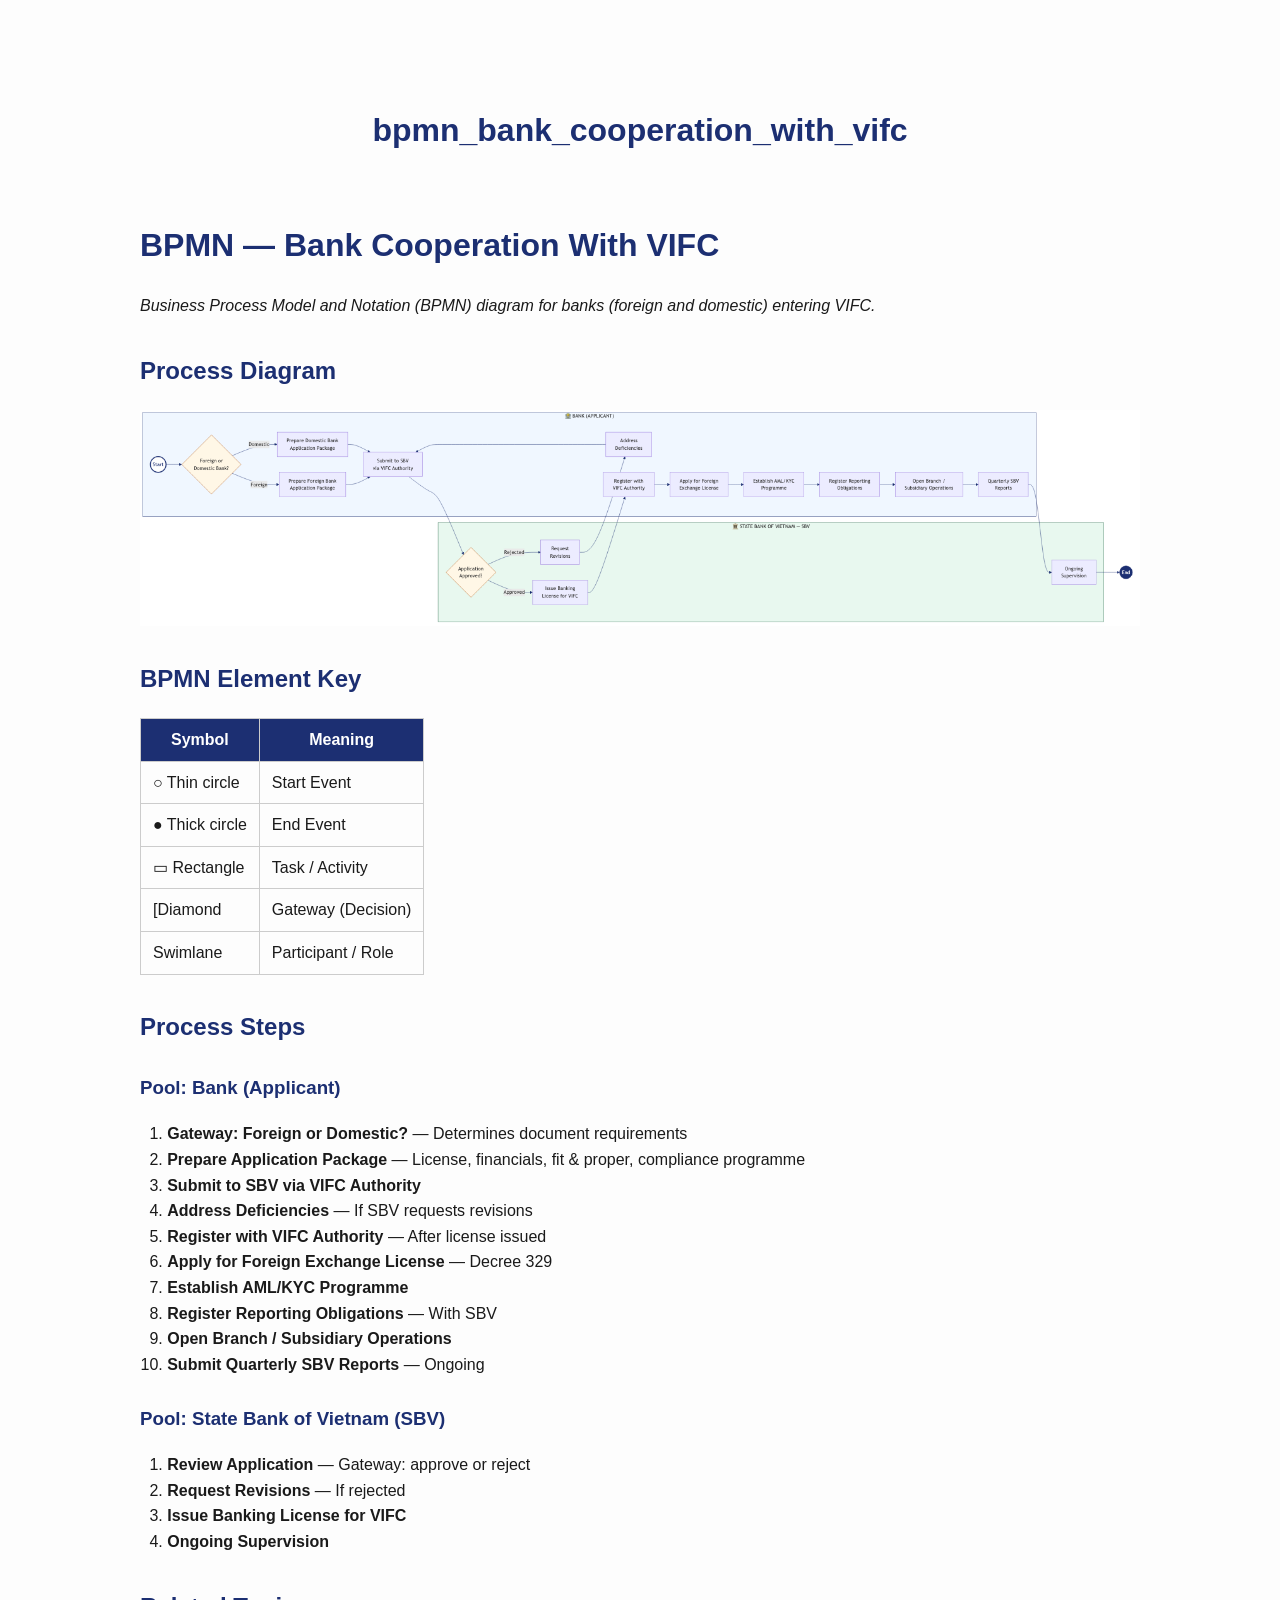
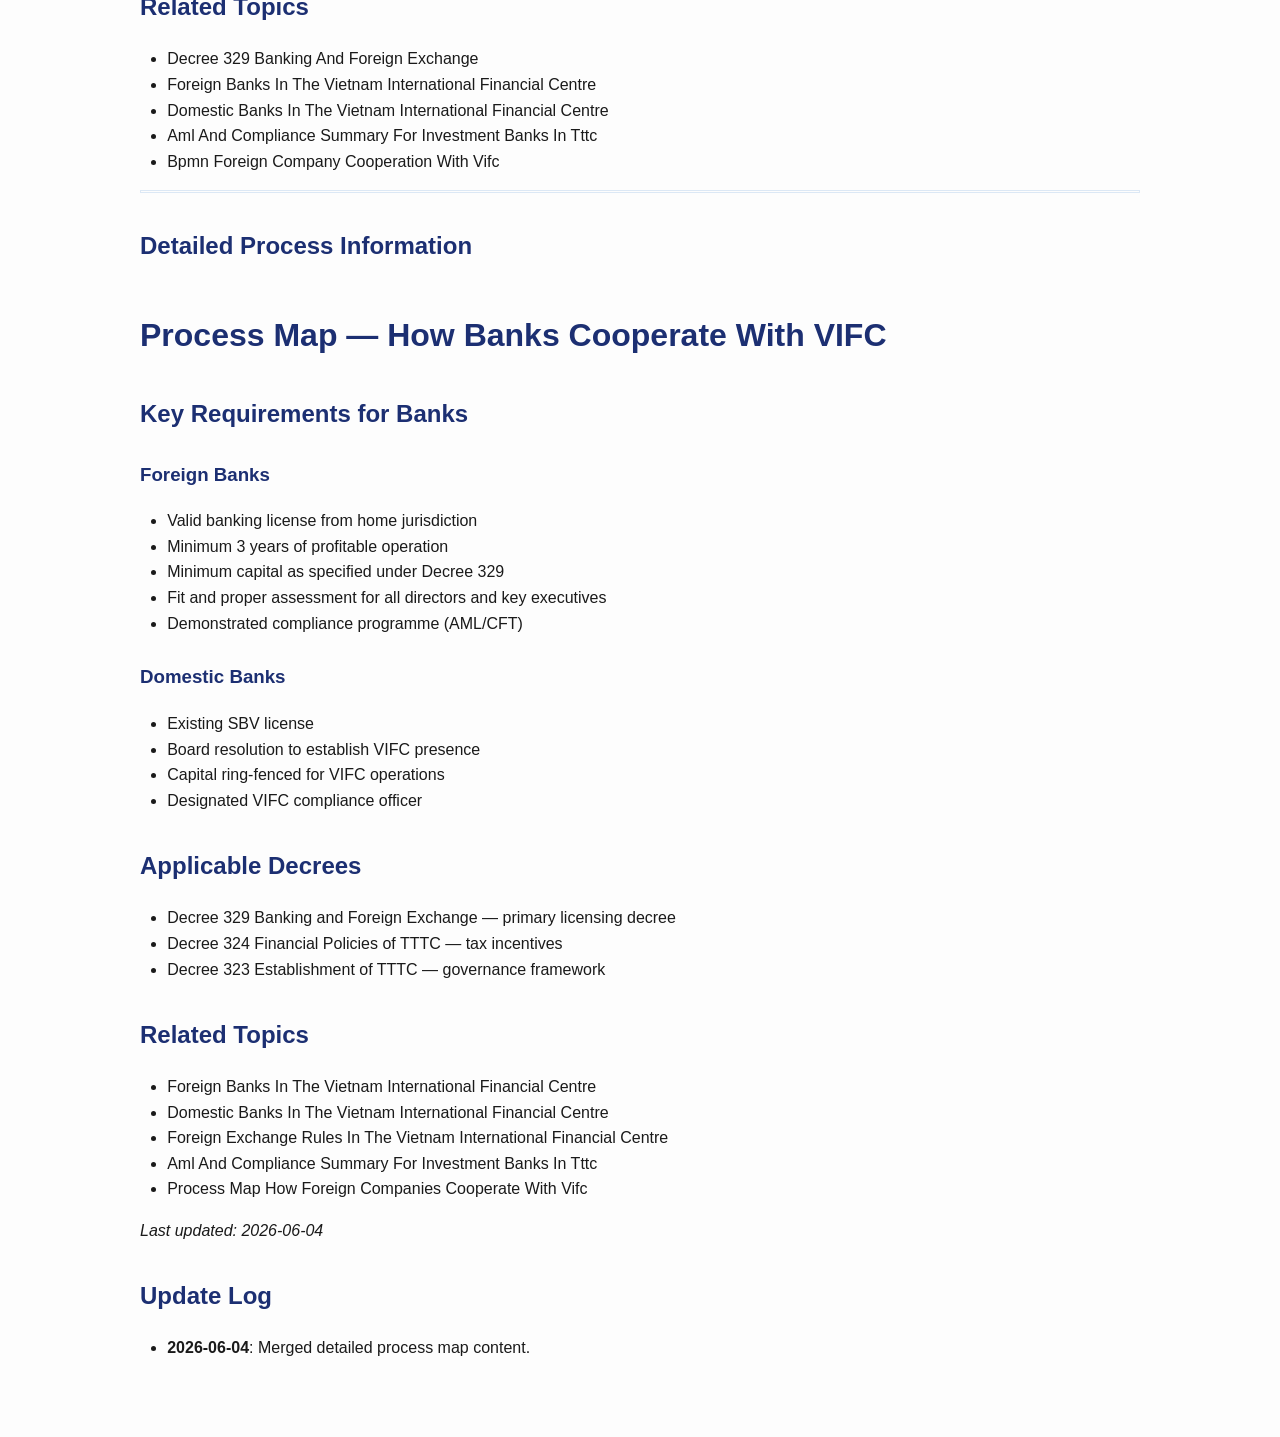
<file: word_exports/bpmn_bank_cooperation_with_vifc.html>
<!DOCTYPE html>
<html xmlns="http://www.w3.org/1999/xhtml">
<head>
  <meta charset="utf-8" />
  <meta name="generator" content="pandoc" />
  <meta name="viewport" content="width=device-width, initial-scale=1.0, user-scalable=yes" />
  <title>bpmn_bank_cooperation_with_vifc</title>
  <style>

html {
color: #1a1a1a;
background-color: #fdfdfd;
}
body {
margin: 0 auto;
max-width: 36em;
padding-left: 50px;
padding-right: 50px;
padding-top: 50px;
padding-bottom: 50px;
hyphens: auto;
overflow-wrap: break-word;
text-rendering: optimizeLegibility;
font-kerning: normal;
}
@media (max-width: 600px) {
body {
font-size: 0.9em;
padding: 12px;
}
h1 {
font-size: 1.8em;
}
}
@media print {
html {
background-color: white;
}
body {
background-color: transparent;
color: black;
font-size: 12pt;
}
p, h2, h3 {
orphans: 3;
widows: 3;
}
h2, h3, h4 {
page-break-after: avoid;
}
}
p {
margin: 1em 0;
}
a {
color: #1a1a1a;
}
a:visited {
color: #1a1a1a;
}
img {
max-width: 100%;
}
svg {
height: auto;
max-width: 100%;
}
h1, h2, h3, h4, h5, h6 {
margin-top: 1.4em;
}
h5, h6 {
font-size: 1em;
font-style: italic;
}
h6 {
font-weight: normal;
}
ol, ul {
padding-left: 1.7em;
margin-top: 1em;
}
li > ol, li > ul {
margin-top: 0;
}
blockquote {
margin: 1em 0 1em 1.7em;
padding-left: 1em;
border-left: 2px solid #e6e6e6;
color: #606060;
}
code {
white-space: pre-wrap;
font-family: Menlo, Monaco, Consolas, 'Lucida Console', monospace;
font-size: 85%;
margin: 0;
hyphens: manual;
}
pre {
margin: 1em 0;
overflow: auto;
}
pre code {
padding: 0;
overflow: visible;
overflow-wrap: normal;
}
.sourceCode {
background-color: transparent;
overflow: visible;
}
hr {
border: none;
border-top: 1px solid #1a1a1a;
height: 1px;
margin: 1em 0;
}
table {
margin: 1em 0;
border-collapse: collapse;
width: 100%;
overflow-x: auto;
display: block;
font-variant-numeric: lining-nums tabular-nums;
}
table caption {
margin-bottom: 0.75em;
}
tbody {
margin-top: 0.5em;
border-top: 1px solid #1a1a1a;
border-bottom: 1px solid #1a1a1a;
}
th {
border-top: 1px solid #1a1a1a;
padding: 0.25em 0.5em 0.25em 0.5em;
}
td {
padding: 0.125em 0.5em 0.25em 0.5em;
}
header {
margin-bottom: 4em;
text-align: center;
}
#TOC li {
list-style: none;
}
#TOC ul {
padding-left: 1.3em;
}
#TOC > ul {
padding-left: 0;
}
#TOC a:not(:hover) {
text-decoration: none;
}
span.smallcaps{font-variant: small-caps;}
div.columns{display: flex; gap: min(4vw, 1.5em);}
div.column{flex: auto; overflow-x: auto;}
div.hanging-indent{margin-left: 1.5em; text-indent: -1.5em;}

ul.task-list[class]{list-style: none;}
ul.task-list li input[type="checkbox"] {
font-size: inherit;
width: 0.8em;
margin: 0 0.8em 0.2em -1.6em;
vertical-align: middle;
}
.display.math{display: block; text-align: center; margin: 0.5rem auto;}
</style>
  <style>body{font-family:Arial,sans-serif;max-width:1000px;margin:40px auto;padding:20px;line-height:1.6;}img{max-width:100%;}table{border-collapse:collapse;width:100%;margin:16px 0;}td,th{border:1px solid #ccc;padding:8px 12px;}th{background:#1c2f72;color:white;}h1,h2,h3{color:#1c2f72;}hr{border:1px solid #dce8f5;}</style>
</head>
<body>
<header id="title-block-header">
<h1 class="title">bpmn_bank_cooperation_with_vifc</h1>
</header>
<h1 id="bpmn-bank-cooperation-with-vifc">BPMN — Bank Cooperation With
VIFC</h1>
<p><em>Business Process Model and Notation (BPMN) diagram for banks
(foreign and domestic) entering VIFC.</em></p>
<h2 id="process-diagram">Process Diagram</h2>
<p><img role="img" src="[data-uri]" style="max-width:100%;height:auto;display:block;margin:20px 0;"></p>
<h2 id="bpmn-element-key">BPMN Element Key</h2>
<table>
<thead>
<tr>
<th>Symbol</th>
<th>Meaning</th>
</tr>
</thead>
<tbody>
<tr>
<td>○ Thin circle</td>
<td>Start Event</td>
</tr>
<tr>
<td>● Thick circle</td>
<td>End Event</td>
</tr>
<tr>
<td>▭ Rectangle</td>
<td>Task / Activity</td>
</tr>
<tr>
<td>[Diamond</td>
<td>Gateway (Decision)</td>
</tr>
<tr>
<td>Swimlane</td>
<td>Participant / Role</td>
</tr>
</tbody>
</table>
<h2 id="process-steps">Process Steps</h2>
<h3 id="pool-bank-applicant">Pool: Bank (Applicant)</h3>
<ol type="1">
<li><strong>Gateway: Foreign or Domestic?</strong> — Determines document
requirements</li>
<li><strong>Prepare Application Package</strong> — License, financials,
fit &amp; proper, compliance programme</li>
<li><strong>Submit to SBV via VIFC Authority</strong></li>
<li><strong>Address Deficiencies</strong> — If SBV requests
revisions</li>
<li><strong>Register with VIFC Authority</strong> — After license
issued</li>
<li><strong>Apply for Foreign Exchange License</strong> — Decree
329</li>
<li><strong>Establish AML/KYC Programme</strong></li>
<li><strong>Register Reporting Obligations</strong> — With SBV</li>
<li><strong>Open Branch / Subsidiary Operations</strong></li>
<li><strong>Submit Quarterly SBV Reports</strong> — Ongoing</li>
</ol>
<h3 id="pool-state-bank-of-vietnam-sbv">Pool: State Bank of Vietnam
(SBV)</h3>
<ol type="1">
<li><strong>Review Application</strong> — Gateway: approve or
reject</li>
<li><strong>Request Revisions</strong> — If rejected</li>
<li><strong>Issue Banking License for VIFC</strong></li>
<li><strong>Ongoing Supervision</strong></li>
</ol>
<h2 id="related-topics">Related Topics</h2>
<ul>
<li>Decree 329 Banking And Foreign Exchange</li>
<li>Foreign Banks In The Vietnam International Financial Centre</li>
<li>Domestic Banks In The Vietnam International Financial Centre</li>
<li>Aml And Compliance Summary For Investment Banks In Tttc</li>
<li>Bpmn Foreign Company Cooperation With Vifc</li>
</ul>
<hr />
<h2 id="detailed-process-information">Detailed Process Information</h2>
<h1 id="process-map-how-banks-cooperate-with-vifc">Process Map — How
Banks Cooperate With VIFC</h1>
<h2 id="key-requirements-for-banks">Key Requirements for Banks</h2>
<h3 id="foreign-banks">Foreign Banks</h3>
<ul>
<li>Valid banking license from home jurisdiction</li>
<li>Minimum 3 years of profitable operation</li>
<li>Minimum capital as specified under Decree 329</li>
<li>Fit and proper assessment for all directors and key executives</li>
<li>Demonstrated compliance programme (AML/CFT)</li>
</ul>
<h3 id="domestic-banks">Domestic Banks</h3>
<ul>
<li>Existing SBV license</li>
<li>Board resolution to establish VIFC presence</li>
<li>Capital ring-fenced for VIFC operations</li>
<li>Designated VIFC compliance officer</li>
</ul>
<h2 id="applicable-decrees">Applicable Decrees</h2>
<ul>
<li>Decree 329 Banking and Foreign Exchange — primary licensing
decree</li>
<li>Decree 324 Financial Policies of TTTC — tax incentives</li>
<li>Decree 323 Establishment of TTTC — governance framework</li>
</ul>
<h2 id="related-topics-1">Related Topics</h2>
<ul>
<li>Foreign Banks In The Vietnam International Financial Centre</li>
<li>Domestic Banks In The Vietnam International Financial Centre</li>
<li>Foreign Exchange Rules In The Vietnam International Financial
Centre</li>
<li>Aml And Compliance Summary For Investment Banks In Tttc</li>
<li>Process Map How Foreign Companies Cooperate With Vifc</li>
</ul>
<p><em>Last updated: 2026-06-04</em></p>
<h2 id="update-log">Update Log</h2>
<ul>
<li><strong>2026-06-04</strong>: Merged detailed process map
content.</li>
</ul>
</body>
</html>
</file>
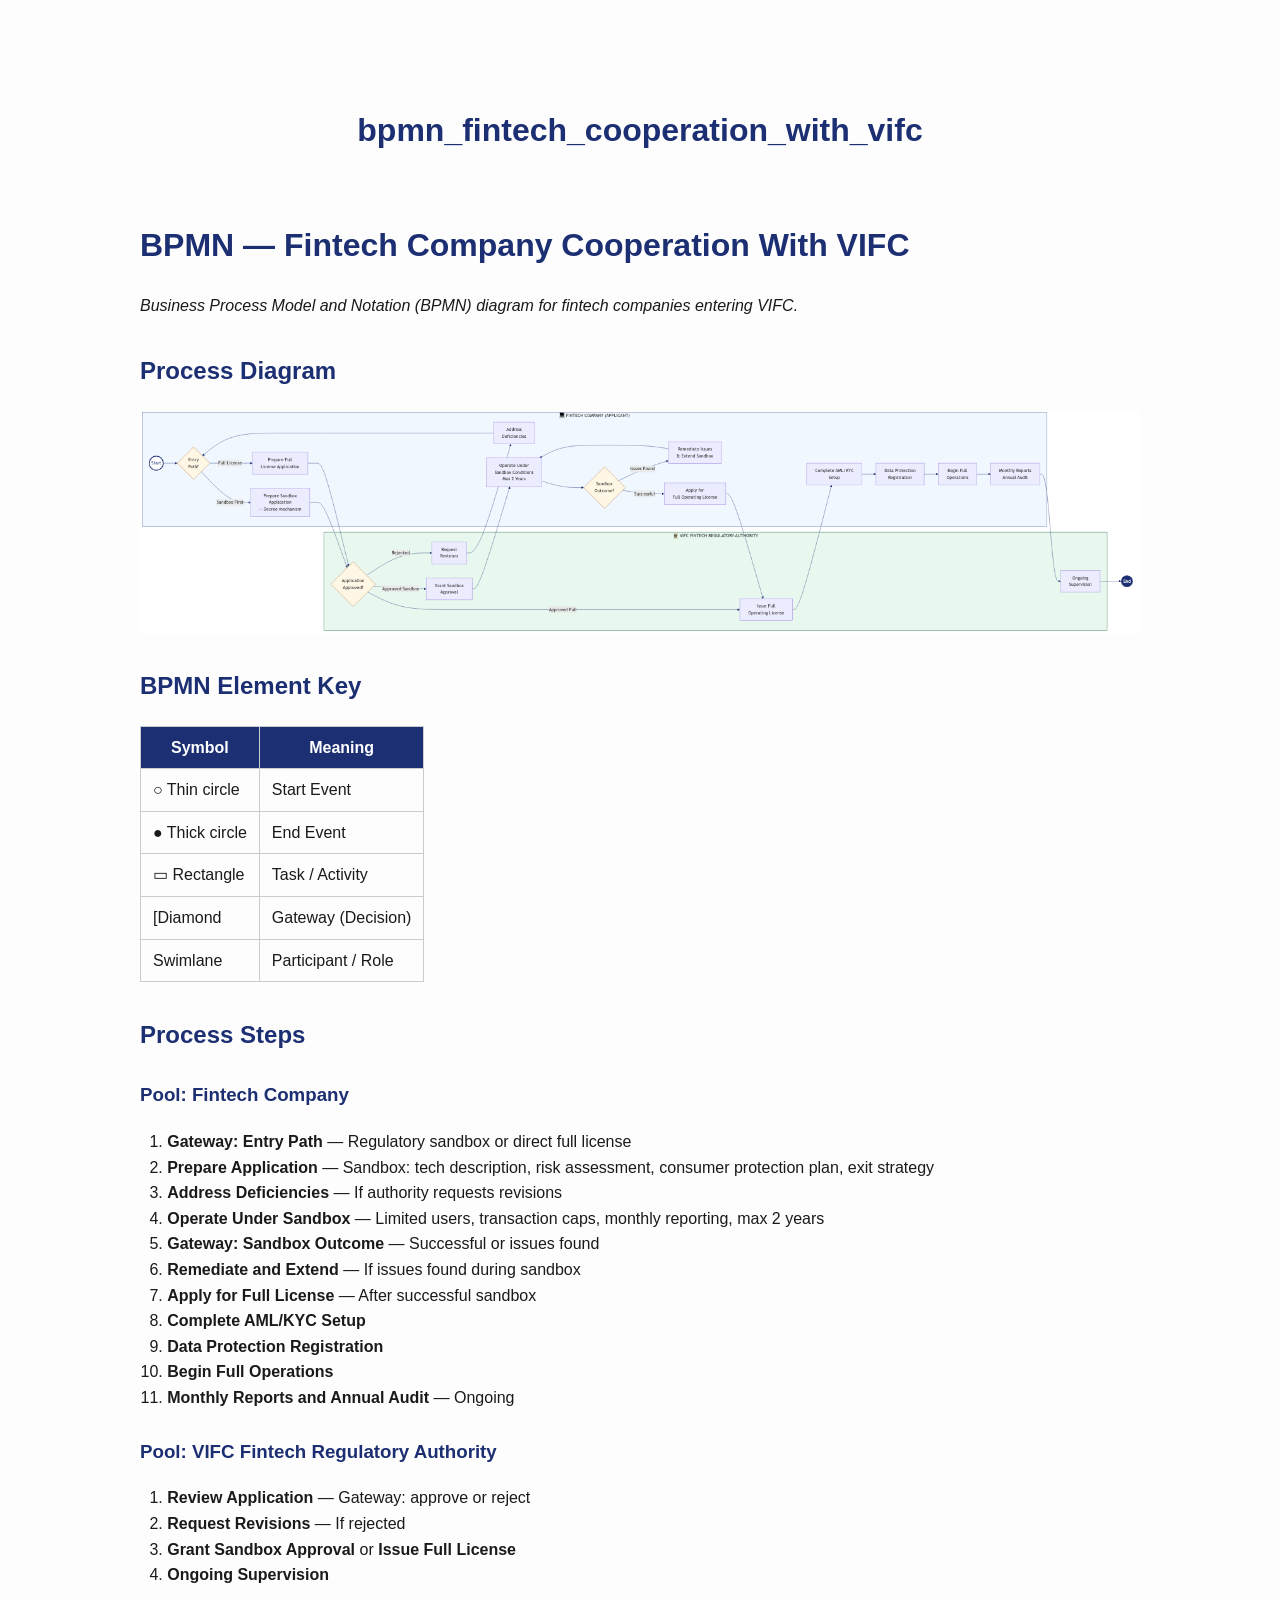
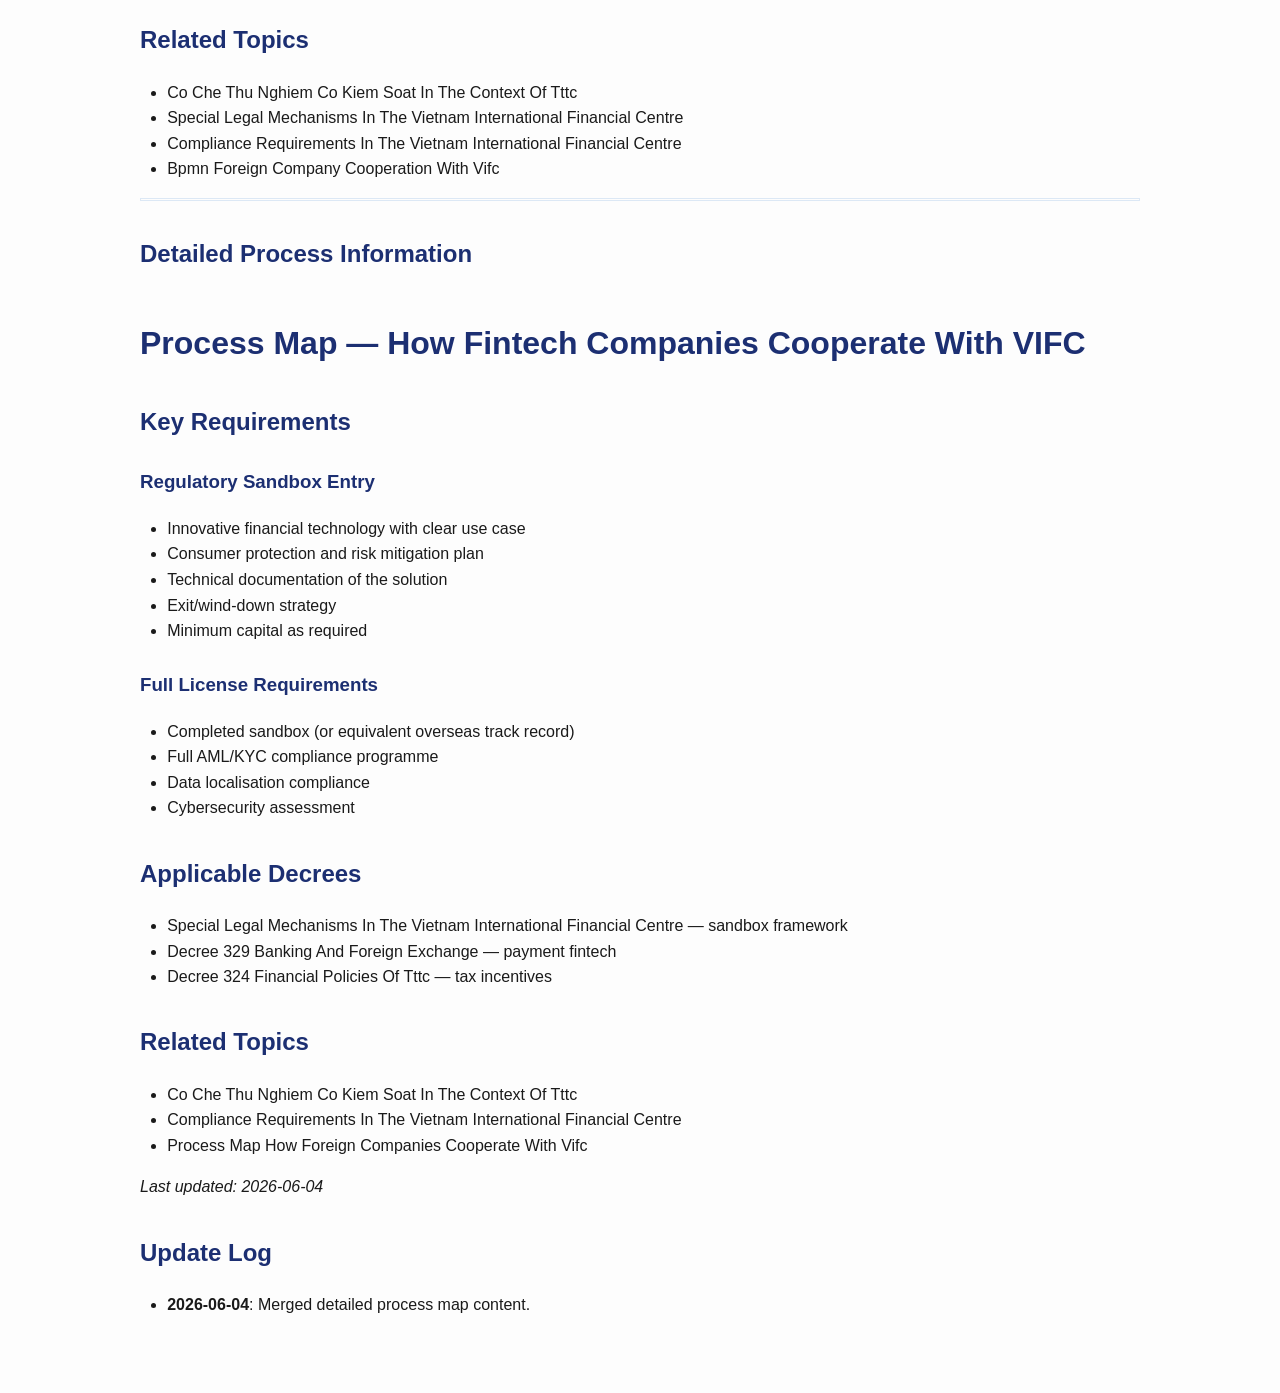
<file: word_exports/bpmn_fintech_cooperation_with_vifc.html>
<!DOCTYPE html>
<html xmlns="http://www.w3.org/1999/xhtml">
<head>
  <meta charset="utf-8" />
  <meta name="generator" content="pandoc" />
  <meta name="viewport" content="width=device-width, initial-scale=1.0, user-scalable=yes" />
  <title>bpmn_fintech_cooperation_with_vifc</title>
  <style>

html {
color: #1a1a1a;
background-color: #fdfdfd;
}
body {
margin: 0 auto;
max-width: 36em;
padding-left: 50px;
padding-right: 50px;
padding-top: 50px;
padding-bottom: 50px;
hyphens: auto;
overflow-wrap: break-word;
text-rendering: optimizeLegibility;
font-kerning: normal;
}
@media (max-width: 600px) {
body {
font-size: 0.9em;
padding: 12px;
}
h1 {
font-size: 1.8em;
}
}
@media print {
html {
background-color: white;
}
body {
background-color: transparent;
color: black;
font-size: 12pt;
}
p, h2, h3 {
orphans: 3;
widows: 3;
}
h2, h3, h4 {
page-break-after: avoid;
}
}
p {
margin: 1em 0;
}
a {
color: #1a1a1a;
}
a:visited {
color: #1a1a1a;
}
img {
max-width: 100%;
}
svg {
height: auto;
max-width: 100%;
}
h1, h2, h3, h4, h5, h6 {
margin-top: 1.4em;
}
h5, h6 {
font-size: 1em;
font-style: italic;
}
h6 {
font-weight: normal;
}
ol, ul {
padding-left: 1.7em;
margin-top: 1em;
}
li > ol, li > ul {
margin-top: 0;
}
blockquote {
margin: 1em 0 1em 1.7em;
padding-left: 1em;
border-left: 2px solid #e6e6e6;
color: #606060;
}
code {
white-space: pre-wrap;
font-family: Menlo, Monaco, Consolas, 'Lucida Console', monospace;
font-size: 85%;
margin: 0;
hyphens: manual;
}
pre {
margin: 1em 0;
overflow: auto;
}
pre code {
padding: 0;
overflow: visible;
overflow-wrap: normal;
}
.sourceCode {
background-color: transparent;
overflow: visible;
}
hr {
border: none;
border-top: 1px solid #1a1a1a;
height: 1px;
margin: 1em 0;
}
table {
margin: 1em 0;
border-collapse: collapse;
width: 100%;
overflow-x: auto;
display: block;
font-variant-numeric: lining-nums tabular-nums;
}
table caption {
margin-bottom: 0.75em;
}
tbody {
margin-top: 0.5em;
border-top: 1px solid #1a1a1a;
border-bottom: 1px solid #1a1a1a;
}
th {
border-top: 1px solid #1a1a1a;
padding: 0.25em 0.5em 0.25em 0.5em;
}
td {
padding: 0.125em 0.5em 0.25em 0.5em;
}
header {
margin-bottom: 4em;
text-align: center;
}
#TOC li {
list-style: none;
}
#TOC ul {
padding-left: 1.3em;
}
#TOC > ul {
padding-left: 0;
}
#TOC a:not(:hover) {
text-decoration: none;
}
span.smallcaps{font-variant: small-caps;}
div.columns{display: flex; gap: min(4vw, 1.5em);}
div.column{flex: auto; overflow-x: auto;}
div.hanging-indent{margin-left: 1.5em; text-indent: -1.5em;}

ul.task-list[class]{list-style: none;}
ul.task-list li input[type="checkbox"] {
font-size: inherit;
width: 0.8em;
margin: 0 0.8em 0.2em -1.6em;
vertical-align: middle;
}
.display.math{display: block; text-align: center; margin: 0.5rem auto;}
</style>
  <style>body{font-family:Arial,sans-serif;max-width:1000px;margin:40px auto;padding:20px;line-height:1.6;}img{max-width:100%;}table{border-collapse:collapse;width:100%;margin:16px 0;}td,th{border:1px solid #ccc;padding:8px 12px;}th{background:#1c2f72;color:white;}h1,h2,h3{color:#1c2f72;}hr{border:1px solid #dce8f5;}</style>
</head>
<body>
<header id="title-block-header">
<h1 class="title">bpmn_fintech_cooperation_with_vifc</h1>
</header>
<h1 id="bpmn-fintech-company-cooperation-with-vifc">BPMN — Fintech
Company Cooperation With VIFC</h1>
<p><em>Business Process Model and Notation (BPMN) diagram for fintech
companies entering VIFC.</em></p>
<h2 id="process-diagram">Process Diagram</h2>
<p><img role="img" src="[data-uri]" style="max-width:100%;height:auto;display:block;margin:20px 0;"></p>
<h2 id="bpmn-element-key">BPMN Element Key</h2>
<table>
<thead>
<tr>
<th>Symbol</th>
<th>Meaning</th>
</tr>
</thead>
<tbody>
<tr>
<td>○ Thin circle</td>
<td>Start Event</td>
</tr>
<tr>
<td>● Thick circle</td>
<td>End Event</td>
</tr>
<tr>
<td>▭ Rectangle</td>
<td>Task / Activity</td>
</tr>
<tr>
<td>[Diamond</td>
<td>Gateway (Decision)</td>
</tr>
<tr>
<td>Swimlane</td>
<td>Participant / Role</td>
</tr>
</tbody>
</table>
<h2 id="process-steps">Process Steps</h2>
<h3 id="pool-fintech-company">Pool: Fintech Company</h3>
<ol type="1">
<li><strong>Gateway: Entry Path</strong> — Regulatory sandbox or direct
full license</li>
<li><strong>Prepare Application</strong> — Sandbox: tech description,
risk assessment, consumer protection plan, exit strategy</li>
<li><strong>Address Deficiencies</strong> — If authority requests
revisions</li>
<li><strong>Operate Under Sandbox</strong> — Limited users, transaction
caps, monthly reporting, max 2 years</li>
<li><strong>Gateway: Sandbox Outcome</strong> — Successful or issues
found</li>
<li><strong>Remediate and Extend</strong> — If issues found during
sandbox</li>
<li><strong>Apply for Full License</strong> — After successful
sandbox</li>
<li><strong>Complete AML/KYC Setup</strong></li>
<li><strong>Data Protection Registration</strong></li>
<li><strong>Begin Full Operations</strong></li>
<li><strong>Monthly Reports and Annual Audit</strong> — Ongoing</li>
</ol>
<h3 id="pool-vifc-fintech-regulatory-authority">Pool: VIFC Fintech
Regulatory Authority</h3>
<ol type="1">
<li><strong>Review Application</strong> — Gateway: approve or
reject</li>
<li><strong>Request Revisions</strong> — If rejected</li>
<li><strong>Grant Sandbox Approval</strong> or <strong>Issue Full
License</strong></li>
<li><strong>Ongoing Supervision</strong></li>
</ol>
<h2 id="related-topics">Related Topics</h2>
<ul>
<li>Co Che Thu Nghiem Co Kiem Soat In The Context Of Tttc</li>
<li>Special Legal Mechanisms In The Vietnam International Financial
Centre</li>
<li>Compliance Requirements In The Vietnam International Financial
Centre</li>
<li>Bpmn Foreign Company Cooperation With Vifc</li>
</ul>
<hr />
<h2 id="detailed-process-information">Detailed Process Information</h2>
<h1 id="process-map-how-fintech-companies-cooperate-with-vifc">Process
Map — How Fintech Companies Cooperate With VIFC</h1>
<h2 id="key-requirements">Key Requirements</h2>
<h3 id="regulatory-sandbox-entry">Regulatory Sandbox Entry</h3>
<ul>
<li>Innovative financial technology with clear use case</li>
<li>Consumer protection and risk mitigation plan</li>
<li>Technical documentation of the solution</li>
<li>Exit/wind-down strategy</li>
<li>Minimum capital as required</li>
</ul>
<h3 id="full-license-requirements">Full License Requirements</h3>
<ul>
<li>Completed sandbox (or equivalent overseas track record)</li>
<li>Full AML/KYC compliance programme</li>
<li>Data localisation compliance</li>
<li>Cybersecurity assessment</li>
</ul>
<h2 id="applicable-decrees">Applicable Decrees</h2>
<ul>
<li>Special Legal Mechanisms In The Vietnam International Financial
Centre — sandbox framework</li>
<li>Decree 329 Banking And Foreign Exchange — payment fintech</li>
<li>Decree 324 Financial Policies Of Tttc — tax incentives</li>
</ul>
<h2 id="related-topics-1">Related Topics</h2>
<ul>
<li>Co Che Thu Nghiem Co Kiem Soat In The Context Of Tttc</li>
<li>Compliance Requirements In The Vietnam International Financial
Centre</li>
<li>Process Map How Foreign Companies Cooperate With Vifc</li>
</ul>
<p><em>Last updated: 2026-06-04</em></p>
<h2 id="update-log">Update Log</h2>
<ul>
<li><strong>2026-06-04</strong>: Merged detailed process map
content.</li>
</ul>
</body>
</html>
</file>
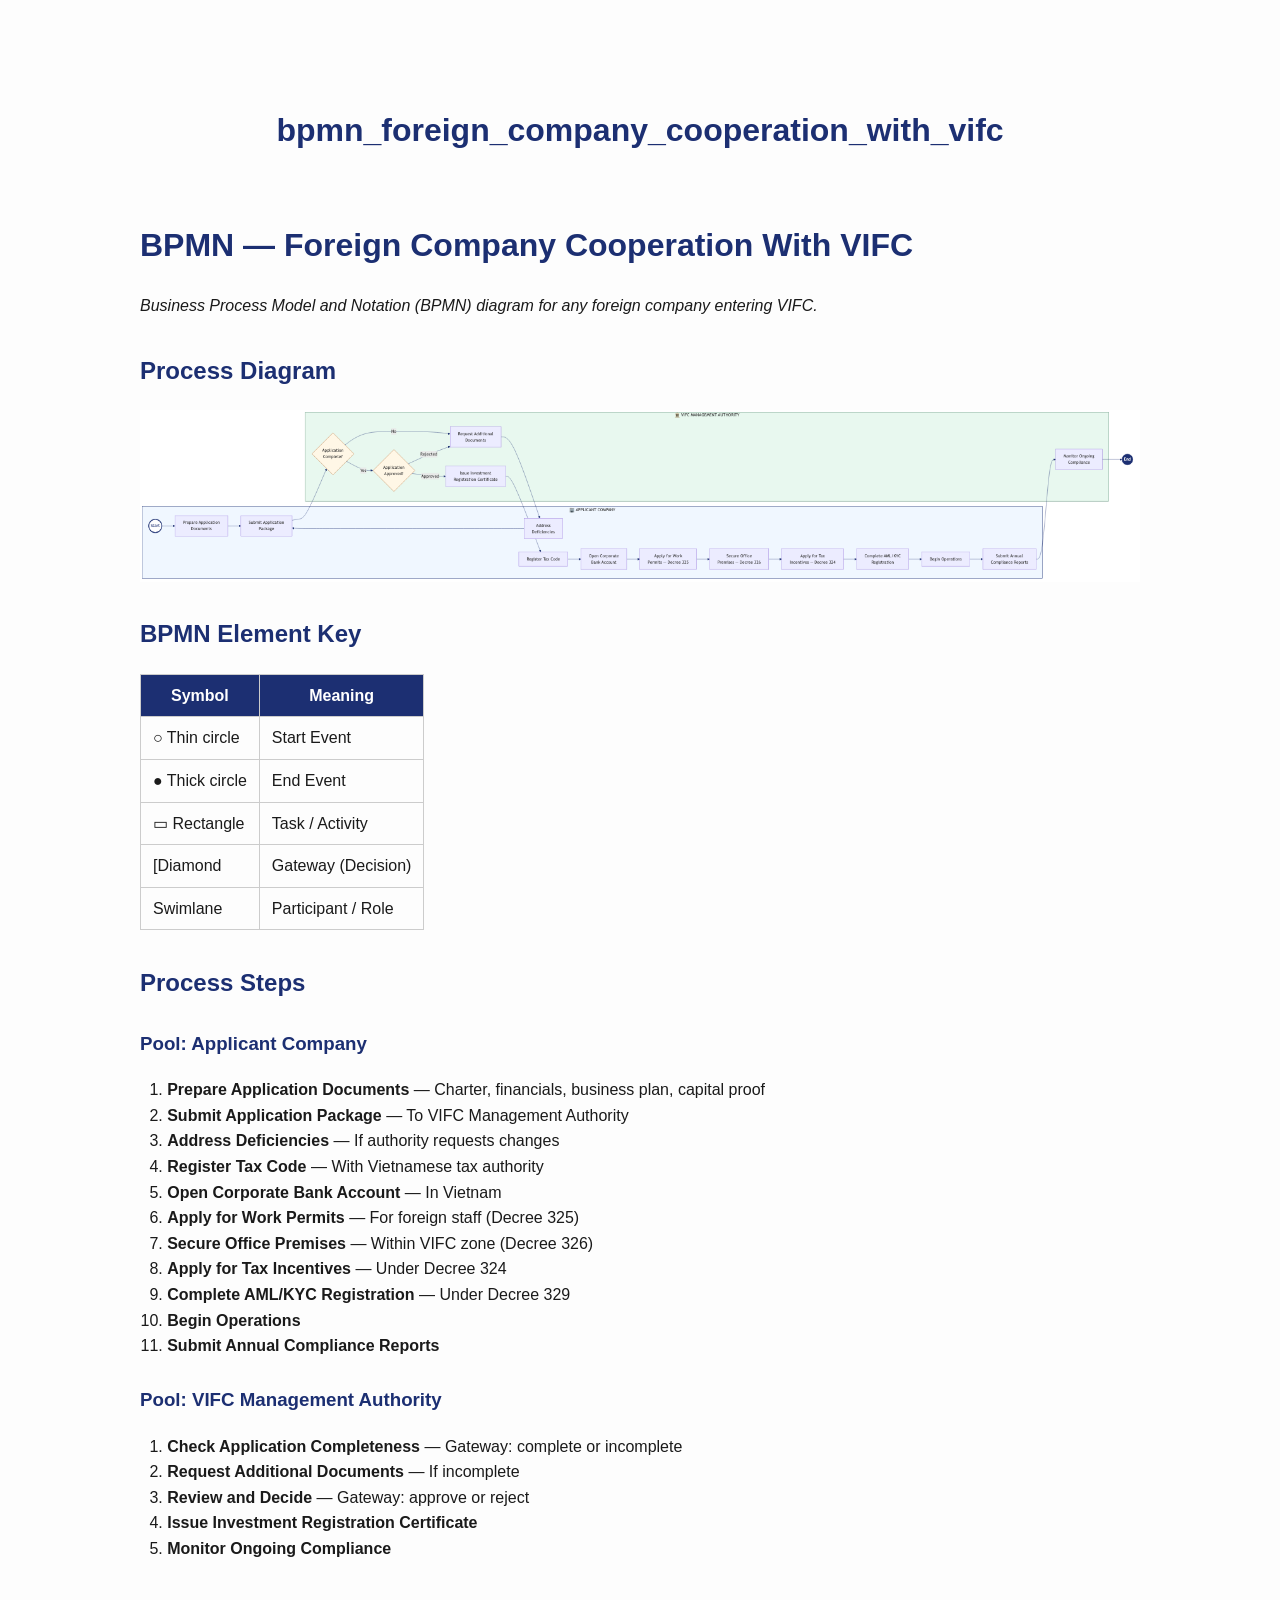
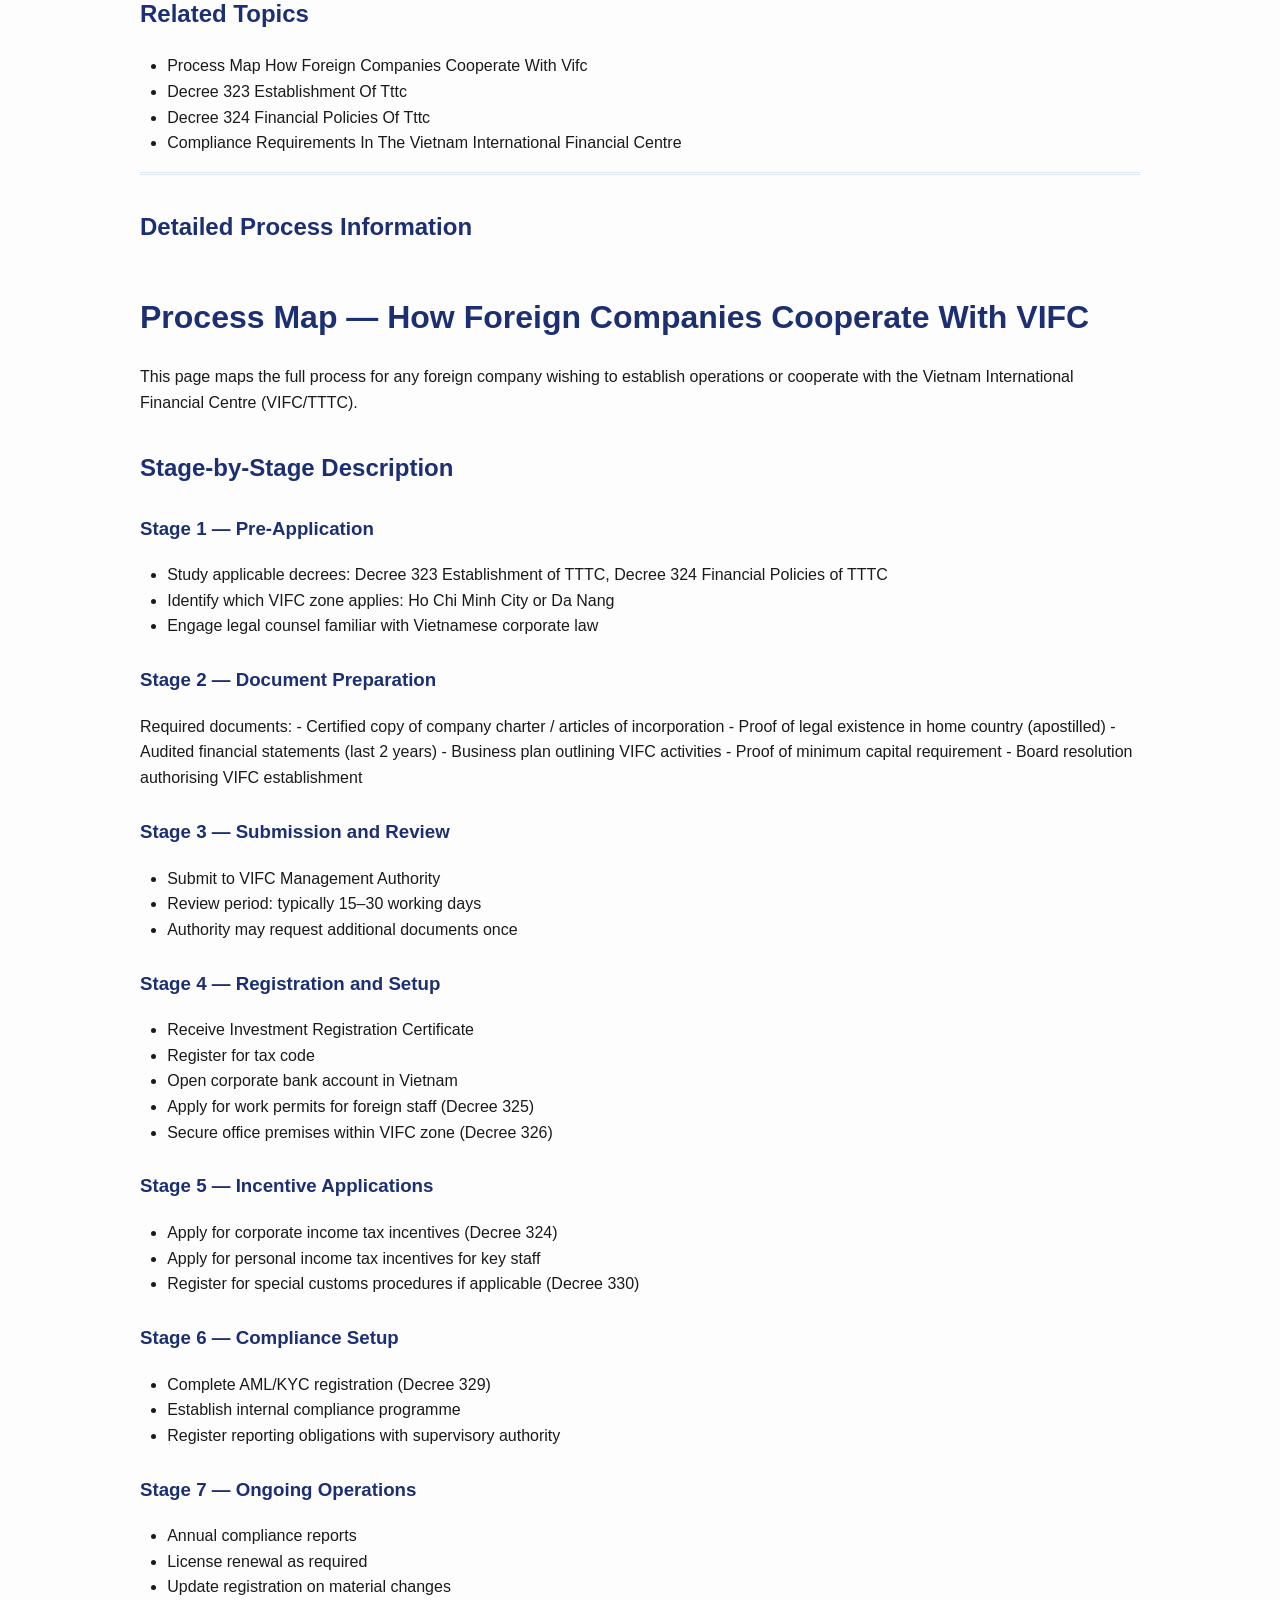
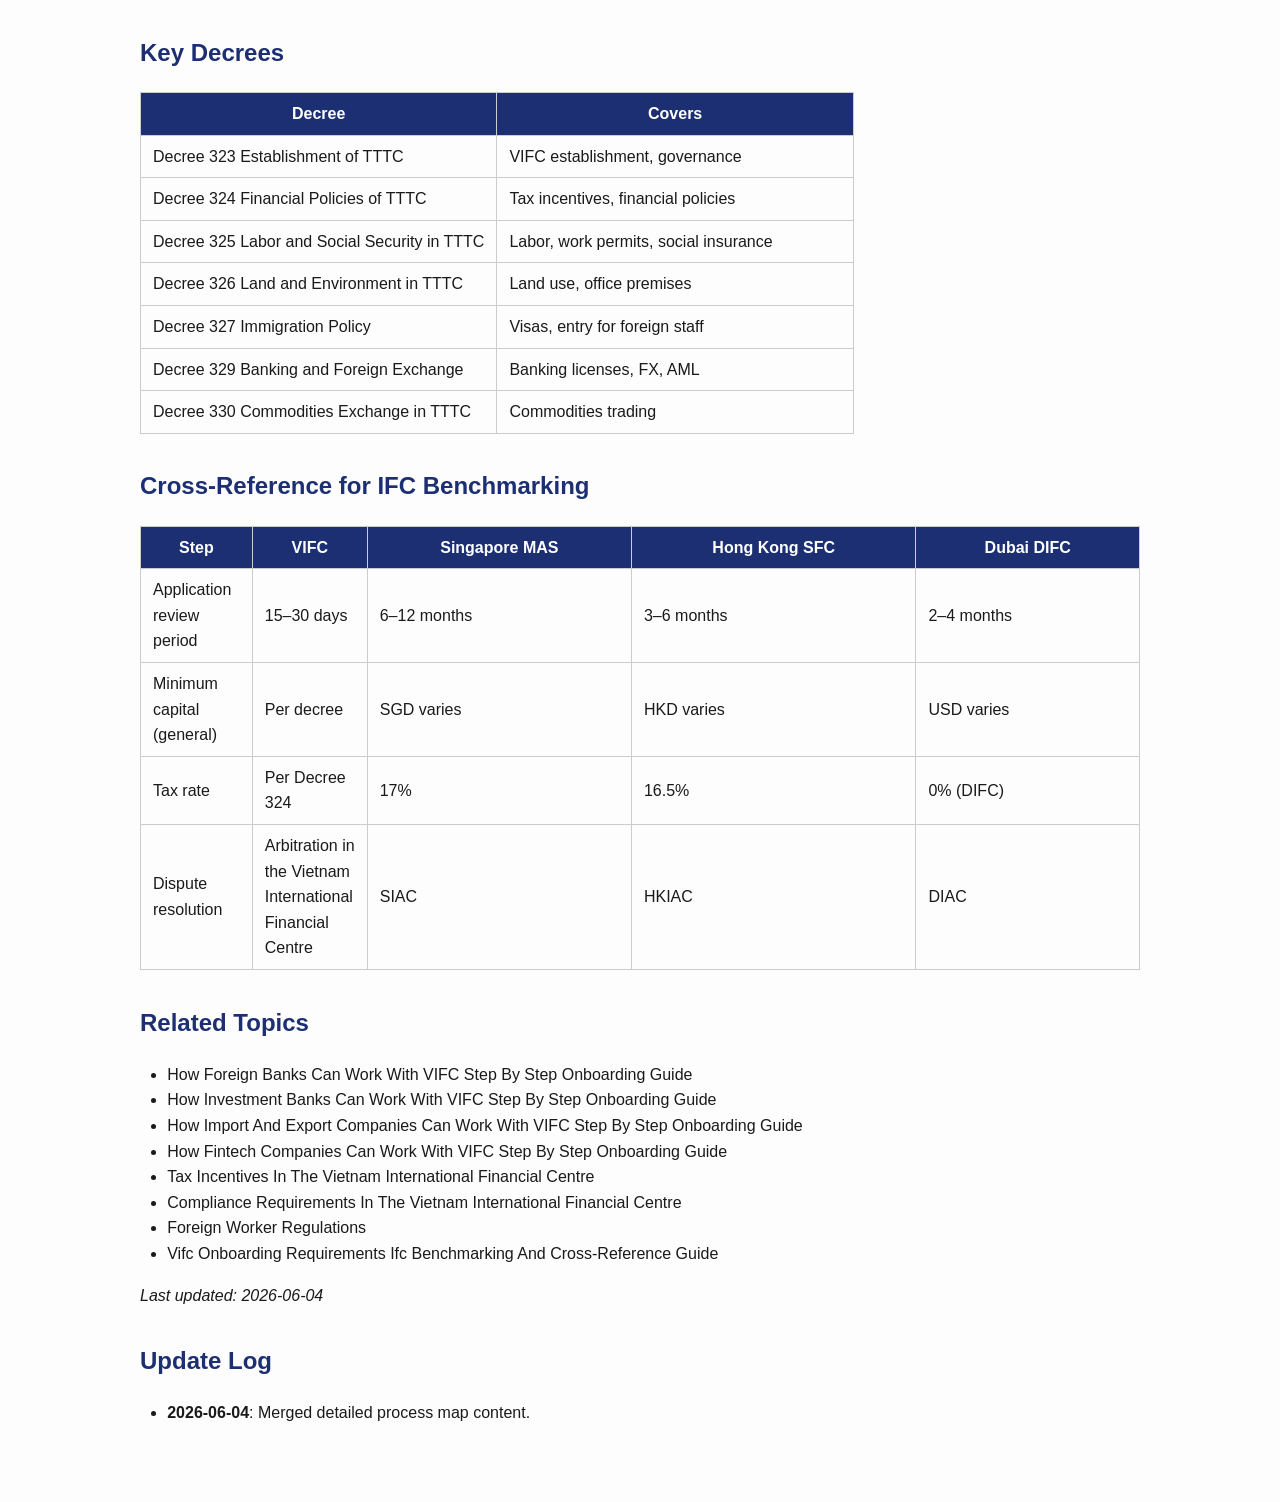
<file: word_exports/bpmn_foreign_company_cooperation_with_vifc.html>
<!DOCTYPE html>
<html xmlns="http://www.w3.org/1999/xhtml">
<head>
  <meta charset="utf-8" />
  <meta name="generator" content="pandoc" />
  <meta name="viewport" content="width=device-width, initial-scale=1.0, user-scalable=yes" />
  <title>bpmn_foreign_company_cooperation_with_vifc</title>
  <style>

html {
color: #1a1a1a;
background-color: #fdfdfd;
}
body {
margin: 0 auto;
max-width: 36em;
padding-left: 50px;
padding-right: 50px;
padding-top: 50px;
padding-bottom: 50px;
hyphens: auto;
overflow-wrap: break-word;
text-rendering: optimizeLegibility;
font-kerning: normal;
}
@media (max-width: 600px) {
body {
font-size: 0.9em;
padding: 12px;
}
h1 {
font-size: 1.8em;
}
}
@media print {
html {
background-color: white;
}
body {
background-color: transparent;
color: black;
font-size: 12pt;
}
p, h2, h3 {
orphans: 3;
widows: 3;
}
h2, h3, h4 {
page-break-after: avoid;
}
}
p {
margin: 1em 0;
}
a {
color: #1a1a1a;
}
a:visited {
color: #1a1a1a;
}
img {
max-width: 100%;
}
svg {
height: auto;
max-width: 100%;
}
h1, h2, h3, h4, h5, h6 {
margin-top: 1.4em;
}
h5, h6 {
font-size: 1em;
font-style: italic;
}
h6 {
font-weight: normal;
}
ol, ul {
padding-left: 1.7em;
margin-top: 1em;
}
li > ol, li > ul {
margin-top: 0;
}
blockquote {
margin: 1em 0 1em 1.7em;
padding-left: 1em;
border-left: 2px solid #e6e6e6;
color: #606060;
}
code {
white-space: pre-wrap;
font-family: Menlo, Monaco, Consolas, 'Lucida Console', monospace;
font-size: 85%;
margin: 0;
hyphens: manual;
}
pre {
margin: 1em 0;
overflow: auto;
}
pre code {
padding: 0;
overflow: visible;
overflow-wrap: normal;
}
.sourceCode {
background-color: transparent;
overflow: visible;
}
hr {
border: none;
border-top: 1px solid #1a1a1a;
height: 1px;
margin: 1em 0;
}
table {
margin: 1em 0;
border-collapse: collapse;
width: 100%;
overflow-x: auto;
display: block;
font-variant-numeric: lining-nums tabular-nums;
}
table caption {
margin-bottom: 0.75em;
}
tbody {
margin-top: 0.5em;
border-top: 1px solid #1a1a1a;
border-bottom: 1px solid #1a1a1a;
}
th {
border-top: 1px solid #1a1a1a;
padding: 0.25em 0.5em 0.25em 0.5em;
}
td {
padding: 0.125em 0.5em 0.25em 0.5em;
}
header {
margin-bottom: 4em;
text-align: center;
}
#TOC li {
list-style: none;
}
#TOC ul {
padding-left: 1.3em;
}
#TOC > ul {
padding-left: 0;
}
#TOC a:not(:hover) {
text-decoration: none;
}
span.smallcaps{font-variant: small-caps;}
div.columns{display: flex; gap: min(4vw, 1.5em);}
div.column{flex: auto; overflow-x: auto;}
div.hanging-indent{margin-left: 1.5em; text-indent: -1.5em;}

ul.task-list[class]{list-style: none;}
ul.task-list li input[type="checkbox"] {
font-size: inherit;
width: 0.8em;
margin: 0 0.8em 0.2em -1.6em;
vertical-align: middle;
}
.display.math{display: block; text-align: center; margin: 0.5rem auto;}
</style>
  <style>body{font-family:Arial,sans-serif;max-width:1000px;margin:40px auto;padding:20px;line-height:1.6;}img{max-width:100%;}table{border-collapse:collapse;width:100%;margin:16px 0;}td,th{border:1px solid #ccc;padding:8px 12px;}th{background:#1c2f72;color:white;}h1,h2,h3{color:#1c2f72;}hr{border:1px solid #dce8f5;}</style>
</head>
<body>
<header id="title-block-header">
<h1 class="title">bpmn_foreign_company_cooperation_with_vifc</h1>
</header>
<h1 id="bpmn-foreign-company-cooperation-with-vifc">BPMN — Foreign
Company Cooperation With VIFC</h1>
<p><em>Business Process Model and Notation (BPMN) diagram for any
foreign company entering VIFC.</em></p>
<h2 id="process-diagram">Process Diagram</h2>
<p><img role="img" src="[data-uri]" style="max-width:100%;height:auto;display:block;margin:20px 0;"></p>
<h2 id="bpmn-element-key">BPMN Element Key</h2>
<table>
<thead>
<tr>
<th>Symbol</th>
<th>Meaning</th>
</tr>
</thead>
<tbody>
<tr>
<td>○ Thin circle</td>
<td>Start Event</td>
</tr>
<tr>
<td>● Thick circle</td>
<td>End Event</td>
</tr>
<tr>
<td>▭ Rectangle</td>
<td>Task / Activity</td>
</tr>
<tr>
<td>[Diamond</td>
<td>Gateway (Decision)</td>
</tr>
<tr>
<td>Swimlane</td>
<td>Participant / Role</td>
</tr>
</tbody>
</table>
<h2 id="process-steps">Process Steps</h2>
<h3 id="pool-applicant-company">Pool: Applicant Company</h3>
<ol type="1">
<li><strong>Prepare Application Documents</strong> — Charter,
financials, business plan, capital proof</li>
<li><strong>Submit Application Package</strong> — To VIFC Management
Authority</li>
<li><strong>Address Deficiencies</strong> — If authority requests
changes</li>
<li><strong>Register Tax Code</strong> — With Vietnamese tax
authority</li>
<li><strong>Open Corporate Bank Account</strong> — In Vietnam</li>
<li><strong>Apply for Work Permits</strong> — For foreign staff (Decree
325)</li>
<li><strong>Secure Office Premises</strong> — Within VIFC zone (Decree
326)</li>
<li><strong>Apply for Tax Incentives</strong> — Under Decree 324</li>
<li><strong>Complete AML/KYC Registration</strong> — Under Decree
329</li>
<li><strong>Begin Operations</strong></li>
<li><strong>Submit Annual Compliance Reports</strong></li>
</ol>
<h3 id="pool-vifc-management-authority">Pool: VIFC Management
Authority</h3>
<ol type="1">
<li><strong>Check Application Completeness</strong> — Gateway: complete
or incomplete</li>
<li><strong>Request Additional Documents</strong> — If incomplete</li>
<li><strong>Review and Decide</strong> — Gateway: approve or reject</li>
<li><strong>Issue Investment Registration Certificate</strong></li>
<li><strong>Monitor Ongoing Compliance</strong></li>
</ol>
<h2 id="related-topics">Related Topics</h2>
<ul>
<li>Process Map How Foreign Companies Cooperate With Vifc</li>
<li>Decree 323 Establishment Of Tttc</li>
<li>Decree 324 Financial Policies Of Tttc</li>
<li>Compliance Requirements In The Vietnam International Financial
Centre</li>
</ul>
<hr />
<h2 id="detailed-process-information">Detailed Process Information</h2>
<h1 id="process-map-how-foreign-companies-cooperate-with-vifc">Process
Map — How Foreign Companies Cooperate With VIFC</h1>
<p>This page maps the full process for any foreign company wishing to
establish operations or cooperate with the Vietnam International
Financial Centre (VIFC/TTTC).</p>
<h2 id="stage-by-stage-description">Stage-by-Stage Description</h2>
<h3 id="stage-1-pre-application">Stage 1 — Pre-Application</h3>
<ul>
<li>Study applicable decrees: Decree 323 Establishment of TTTC, Decree
324 Financial Policies of TTTC</li>
<li>Identify which VIFC zone applies: Ho Chi Minh City or Da Nang</li>
<li>Engage legal counsel familiar with Vietnamese corporate law</li>
</ul>
<h3 id="stage-2-document-preparation">Stage 2 — Document
Preparation</h3>
<p>Required documents: - Certified copy of company charter / articles of
incorporation - Proof of legal existence in home country (apostilled) -
Audited financial statements (last 2 years) - Business plan outlining
VIFC activities - Proof of minimum capital requirement - Board
resolution authorising VIFC establishment</p>
<h3 id="stage-3-submission-and-review">Stage 3 — Submission and
Review</h3>
<ul>
<li>Submit to VIFC Management Authority</li>
<li>Review period: typically 15–30 working days</li>
<li>Authority may request additional documents once</li>
</ul>
<h3 id="stage-4-registration-and-setup">Stage 4 — Registration and
Setup</h3>
<ul>
<li>Receive Investment Registration Certificate</li>
<li>Register for tax code</li>
<li>Open corporate bank account in Vietnam</li>
<li>Apply for work permits for foreign staff (Decree 325)</li>
<li>Secure office premises within VIFC zone (Decree 326)</li>
</ul>
<h3 id="stage-5-incentive-applications">Stage 5 — Incentive
Applications</h3>
<ul>
<li>Apply for corporate income tax incentives (Decree 324)</li>
<li>Apply for personal income tax incentives for key staff</li>
<li>Register for special customs procedures if applicable (Decree
330)</li>
</ul>
<h3 id="stage-6-compliance-setup">Stage 6 — Compliance Setup</h3>
<ul>
<li>Complete AML/KYC registration (Decree 329)</li>
<li>Establish internal compliance programme</li>
<li>Register reporting obligations with supervisory authority</li>
</ul>
<h3 id="stage-7-ongoing-operations">Stage 7 — Ongoing Operations</h3>
<ul>
<li>Annual compliance reports</li>
<li>License renewal as required</li>
<li>Update registration on material changes</li>
</ul>
<h2 id="key-decrees">Key Decrees</h2>
<table>
<colgroup>
<col style="width: 50%" />
<col style="width: 50%" />
</colgroup>
<thead>
<tr>
<th>Decree</th>
<th>Covers</th>
</tr>
</thead>
<tbody>
<tr>
<td>Decree 323 Establishment of TTTC</td>
<td>VIFC establishment, governance</td>
</tr>
<tr>
<td>Decree 324 Financial Policies of TTTC</td>
<td>Tax incentives, financial policies</td>
</tr>
<tr>
<td>Decree 325 Labor and Social Security in TTTC</td>
<td>Labor, work permits, social insurance</td>
</tr>
<tr>
<td>Decree 326 Land and Environment in TTTC</td>
<td>Land use, office premises</td>
</tr>
<tr>
<td>Decree 327 Immigration Policy</td>
<td>Visas, entry for foreign staff</td>
</tr>
<tr>
<td>Decree 329 Banking and Foreign Exchange</td>
<td>Banking licenses, FX, AML</td>
</tr>
<tr>
<td>Decree 330 Commodities Exchange in TTTC</td>
<td>Commodities trading</td>
</tr>
</tbody>
</table>
<h2 id="cross-reference-for-ifc-benchmarking">Cross-Reference for IFC
Benchmarking</h2>
<table>
<colgroup>
<col style="width: 11%" />
<col style="width: 11%" />
<col style="width: 26%" />
<col style="width: 28%" />
<col style="width: 22%" />
</colgroup>
<thead>
<tr>
<th>Step</th>
<th>VIFC</th>
<th>Singapore MAS</th>
<th>Hong Kong SFC</th>
<th>Dubai DIFC</th>
</tr>
</thead>
<tbody>
<tr>
<td>Application review period</td>
<td>15–30 days</td>
<td>6–12 months</td>
<td>3–6 months</td>
<td>2–4 months</td>
</tr>
<tr>
<td>Minimum capital (general)</td>
<td>Per decree</td>
<td>SGD varies</td>
<td>HKD varies</td>
<td>USD varies</td>
</tr>
<tr>
<td>Tax rate</td>
<td>Per Decree 324</td>
<td>17%</td>
<td>16.5%</td>
<td>0% (DIFC)</td>
</tr>
<tr>
<td>Dispute resolution</td>
<td>Arbitration in the Vietnam International Financial Centre</td>
<td>SIAC</td>
<td>HKIAC</td>
<td>DIAC</td>
</tr>
</tbody>
</table>
<h2 id="related-topics-1">Related Topics</h2>
<ul>
<li>How Foreign Banks Can Work With VIFC Step By Step Onboarding
Guide</li>
<li>How Investment Banks Can Work With VIFC Step By Step Onboarding
Guide</li>
<li>How Import And Export Companies Can Work With VIFC Step By Step
Onboarding Guide</li>
<li>How Fintech Companies Can Work With VIFC Step By Step Onboarding
Guide</li>
<li>Tax Incentives In The Vietnam International Financial Centre</li>
<li>Compliance Requirements In The Vietnam International Financial
Centre</li>
<li>Foreign Worker Regulations</li>
<li>Vifc Onboarding Requirements Ifc Benchmarking And Cross-Reference
Guide</li>
</ul>
<p><em>Last updated: 2026-06-04</em></p>
<h2 id="update-log">Update Log</h2>
<ul>
<li><strong>2026-06-04</strong>: Merged detailed process map
content.</li>
</ul>
</body>
</html>
</file>
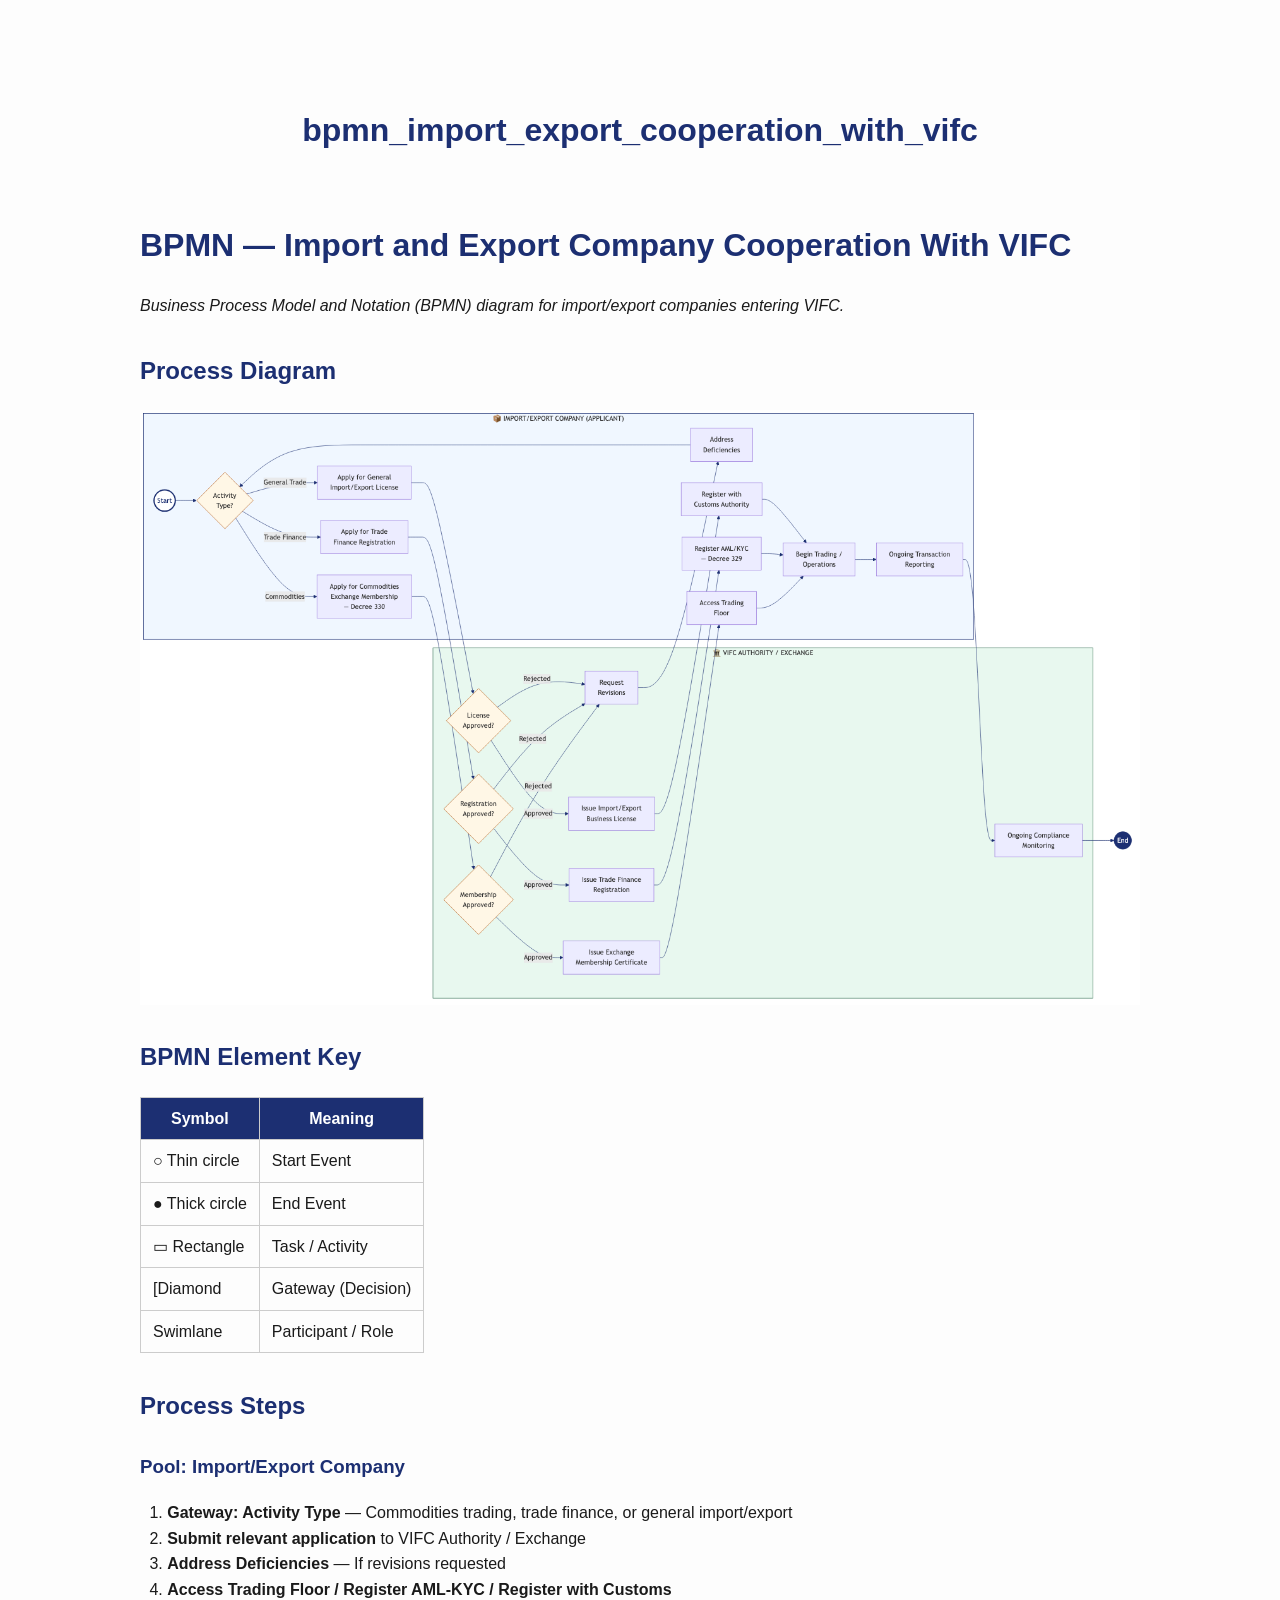
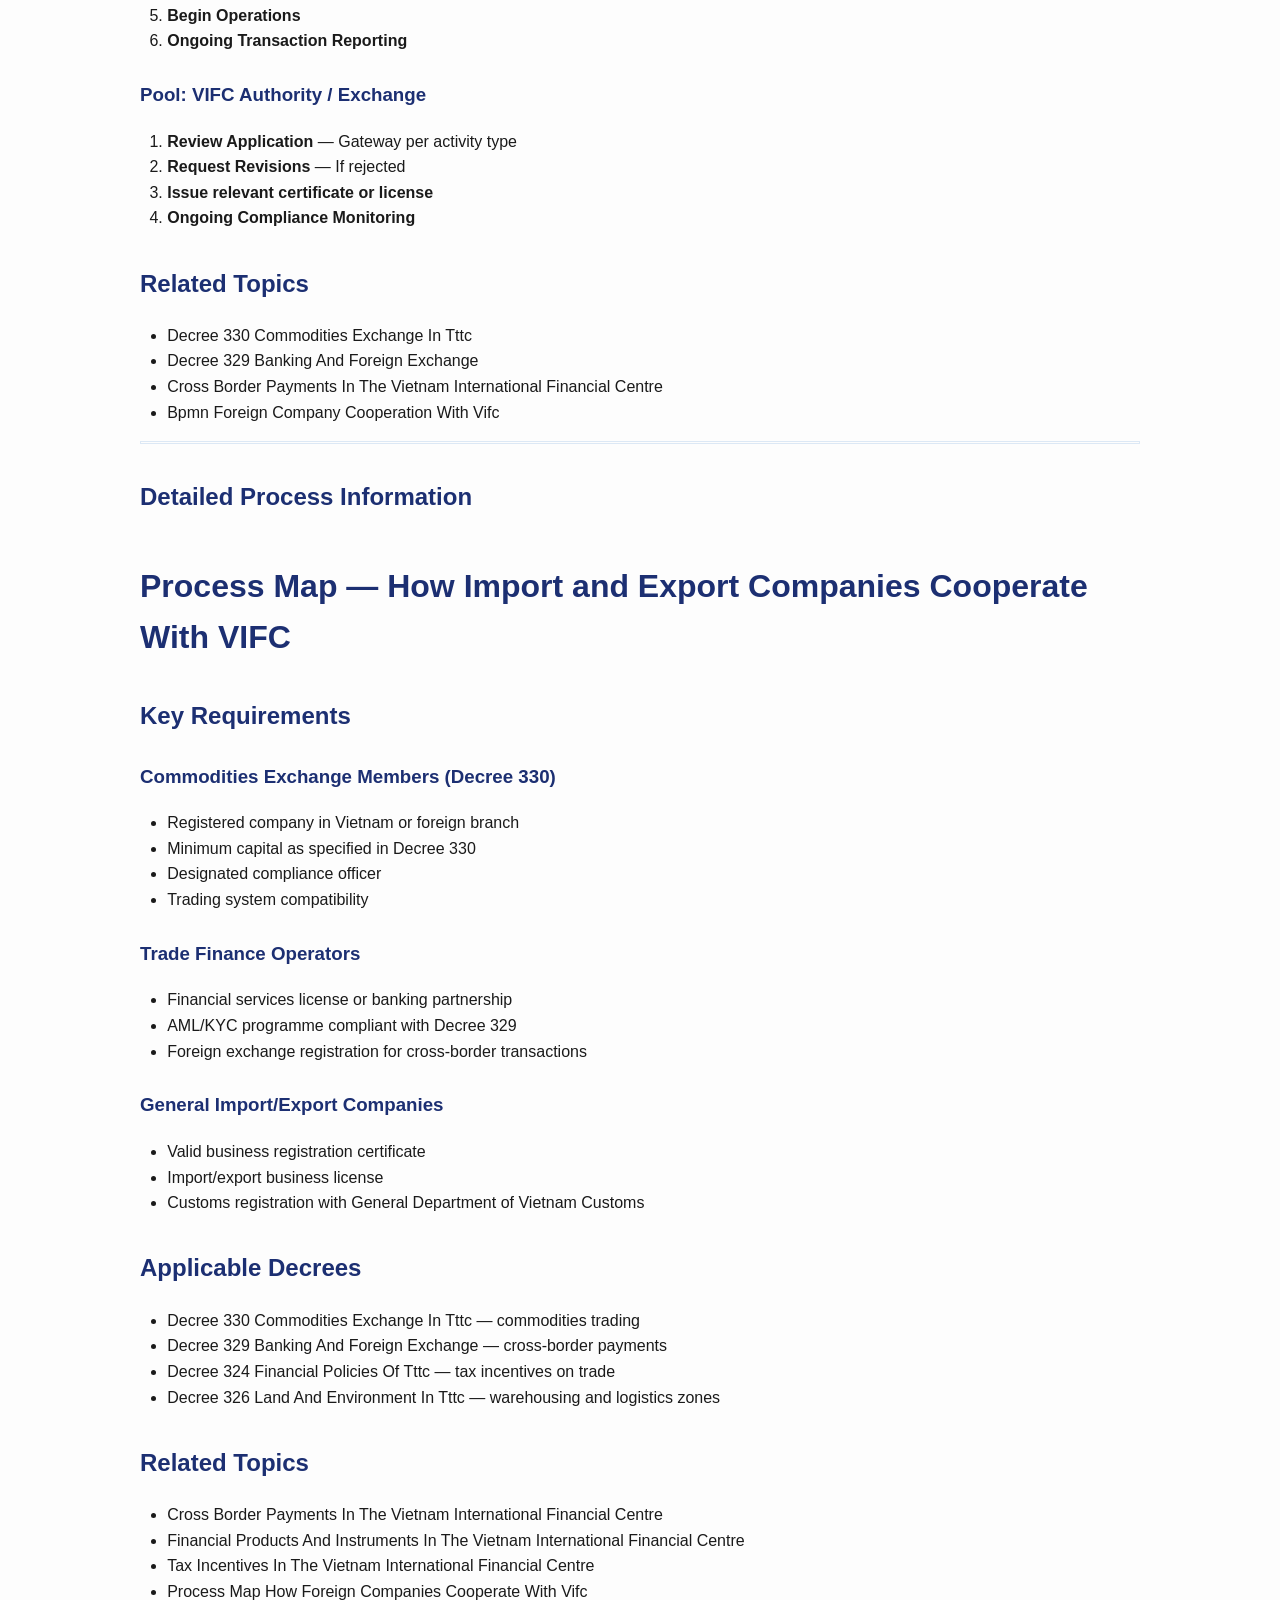
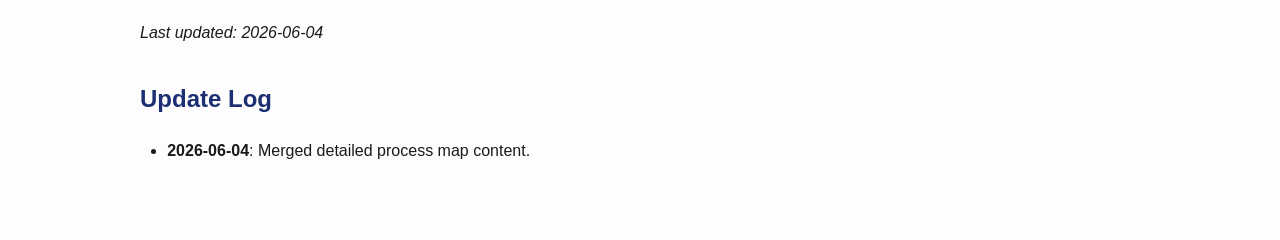
<file: word_exports/bpmn_import_export_cooperation_with_vifc.html>
<!DOCTYPE html>
<html xmlns="http://www.w3.org/1999/xhtml">
<head>
  <meta charset="utf-8" />
  <meta name="generator" content="pandoc" />
  <meta name="viewport" content="width=device-width, initial-scale=1.0, user-scalable=yes" />
  <title>bpmn_import_export_cooperation_with_vifc</title>
  <style>

html {
color: #1a1a1a;
background-color: #fdfdfd;
}
body {
margin: 0 auto;
max-width: 36em;
padding-left: 50px;
padding-right: 50px;
padding-top: 50px;
padding-bottom: 50px;
hyphens: auto;
overflow-wrap: break-word;
text-rendering: optimizeLegibility;
font-kerning: normal;
}
@media (max-width: 600px) {
body {
font-size: 0.9em;
padding: 12px;
}
h1 {
font-size: 1.8em;
}
}
@media print {
html {
background-color: white;
}
body {
background-color: transparent;
color: black;
font-size: 12pt;
}
p, h2, h3 {
orphans: 3;
widows: 3;
}
h2, h3, h4 {
page-break-after: avoid;
}
}
p {
margin: 1em 0;
}
a {
color: #1a1a1a;
}
a:visited {
color: #1a1a1a;
}
img {
max-width: 100%;
}
svg {
height: auto;
max-width: 100%;
}
h1, h2, h3, h4, h5, h6 {
margin-top: 1.4em;
}
h5, h6 {
font-size: 1em;
font-style: italic;
}
h6 {
font-weight: normal;
}
ol, ul {
padding-left: 1.7em;
margin-top: 1em;
}
li > ol, li > ul {
margin-top: 0;
}
blockquote {
margin: 1em 0 1em 1.7em;
padding-left: 1em;
border-left: 2px solid #e6e6e6;
color: #606060;
}
code {
white-space: pre-wrap;
font-family: Menlo, Monaco, Consolas, 'Lucida Console', monospace;
font-size: 85%;
margin: 0;
hyphens: manual;
}
pre {
margin: 1em 0;
overflow: auto;
}
pre code {
padding: 0;
overflow: visible;
overflow-wrap: normal;
}
.sourceCode {
background-color: transparent;
overflow: visible;
}
hr {
border: none;
border-top: 1px solid #1a1a1a;
height: 1px;
margin: 1em 0;
}
table {
margin: 1em 0;
border-collapse: collapse;
width: 100%;
overflow-x: auto;
display: block;
font-variant-numeric: lining-nums tabular-nums;
}
table caption {
margin-bottom: 0.75em;
}
tbody {
margin-top: 0.5em;
border-top: 1px solid #1a1a1a;
border-bottom: 1px solid #1a1a1a;
}
th {
border-top: 1px solid #1a1a1a;
padding: 0.25em 0.5em 0.25em 0.5em;
}
td {
padding: 0.125em 0.5em 0.25em 0.5em;
}
header {
margin-bottom: 4em;
text-align: center;
}
#TOC li {
list-style: none;
}
#TOC ul {
padding-left: 1.3em;
}
#TOC > ul {
padding-left: 0;
}
#TOC a:not(:hover) {
text-decoration: none;
}
span.smallcaps{font-variant: small-caps;}
div.columns{display: flex; gap: min(4vw, 1.5em);}
div.column{flex: auto; overflow-x: auto;}
div.hanging-indent{margin-left: 1.5em; text-indent: -1.5em;}

ul.task-list[class]{list-style: none;}
ul.task-list li input[type="checkbox"] {
font-size: inherit;
width: 0.8em;
margin: 0 0.8em 0.2em -1.6em;
vertical-align: middle;
}
.display.math{display: block; text-align: center; margin: 0.5rem auto;}
</style>
  <style>body{font-family:Arial,sans-serif;max-width:1000px;margin:40px auto;padding:20px;line-height:1.6;}img{max-width:100%;}table{border-collapse:collapse;width:100%;margin:16px 0;}td,th{border:1px solid #ccc;padding:8px 12px;}th{background:#1c2f72;color:white;}h1,h2,h3{color:#1c2f72;}hr{border:1px solid #dce8f5;}</style>
</head>
<body>
<header id="title-block-header">
<h1 class="title">bpmn_import_export_cooperation_with_vifc</h1>
</header>
<h1 id="bpmn-import-and-export-company-cooperation-with-vifc">BPMN —
Import and Export Company Cooperation With VIFC</h1>
<p><em>Business Process Model and Notation (BPMN) diagram for
import/export companies entering VIFC.</em></p>
<h2 id="process-diagram">Process Diagram</h2>
<p><img role="img" src="[data-uri]" style="max-width:100%;height:auto;display:block;margin:20px 0;"></p>
<h2 id="bpmn-element-key">BPMN Element Key</h2>
<table>
<thead>
<tr>
<th>Symbol</th>
<th>Meaning</th>
</tr>
</thead>
<tbody>
<tr>
<td>○ Thin circle</td>
<td>Start Event</td>
</tr>
<tr>
<td>● Thick circle</td>
<td>End Event</td>
</tr>
<tr>
<td>▭ Rectangle</td>
<td>Task / Activity</td>
</tr>
<tr>
<td>[Diamond</td>
<td>Gateway (Decision)</td>
</tr>
<tr>
<td>Swimlane</td>
<td>Participant / Role</td>
</tr>
</tbody>
</table>
<h2 id="process-steps">Process Steps</h2>
<h3 id="pool-importexport-company">Pool: Import/Export Company</h3>
<ol type="1">
<li><strong>Gateway: Activity Type</strong> — Commodities trading, trade
finance, or general import/export</li>
<li><strong>Submit relevant application</strong> to VIFC Authority /
Exchange</li>
<li><strong>Address Deficiencies</strong> — If revisions requested</li>
<li><strong>Access Trading Floor / Register AML-KYC / Register with
Customs</strong></li>
<li><strong>Begin Operations</strong></li>
<li><strong>Ongoing Transaction Reporting</strong></li>
</ol>
<h3 id="pool-vifc-authority-exchange">Pool: VIFC Authority /
Exchange</h3>
<ol type="1">
<li><strong>Review Application</strong> — Gateway per activity type</li>
<li><strong>Request Revisions</strong> — If rejected</li>
<li><strong>Issue relevant certificate or license</strong></li>
<li><strong>Ongoing Compliance Monitoring</strong></li>
</ol>
<h2 id="related-topics">Related Topics</h2>
<ul>
<li>Decree 330 Commodities Exchange In Tttc</li>
<li>Decree 329 Banking And Foreign Exchange</li>
<li>Cross Border Payments In The Vietnam International Financial
Centre</li>
<li>Bpmn Foreign Company Cooperation With Vifc</li>
</ul>
<hr />
<h2 id="detailed-process-information">Detailed Process Information</h2>
<h1 id="process-map-how-import-and-export-companies-cooperate-with-vifc">Process
Map — How Import and Export Companies Cooperate With VIFC</h1>
<h2 id="key-requirements">Key Requirements</h2>
<h3 id="commodities-exchange-members-decree-330">Commodities Exchange
Members (Decree 330)</h3>
<ul>
<li>Registered company in Vietnam or foreign branch</li>
<li>Minimum capital as specified in Decree 330</li>
<li>Designated compliance officer</li>
<li>Trading system compatibility</li>
</ul>
<h3 id="trade-finance-operators">Trade Finance Operators</h3>
<ul>
<li>Financial services license or banking partnership</li>
<li>AML/KYC programme compliant with Decree 329</li>
<li>Foreign exchange registration for cross-border transactions</li>
</ul>
<h3 id="general-importexport-companies">General Import/Export
Companies</h3>
<ul>
<li>Valid business registration certificate</li>
<li>Import/export business license</li>
<li>Customs registration with General Department of Vietnam Customs</li>
</ul>
<h2 id="applicable-decrees">Applicable Decrees</h2>
<ul>
<li>Decree 330 Commodities Exchange In Tttc — commodities trading</li>
<li>Decree 329 Banking And Foreign Exchange — cross-border payments</li>
<li>Decree 324 Financial Policies Of Tttc — tax incentives on trade</li>
<li>Decree 326 Land And Environment In Tttc — warehousing and logistics
zones</li>
</ul>
<h2 id="related-topics-1">Related Topics</h2>
<ul>
<li>Cross Border Payments In The Vietnam International Financial
Centre</li>
<li>Financial Products And Instruments In The Vietnam International
Financial Centre</li>
<li>Tax Incentives In The Vietnam International Financial Centre</li>
<li>Process Map How Foreign Companies Cooperate With Vifc</li>
</ul>
<p><em>Last updated: 2026-06-04</em></p>
<h2 id="update-log">Update Log</h2>
<ul>
<li><strong>2026-06-04</strong>: Merged detailed process map
content.</li>
</ul>
</body>
</html>
</file>
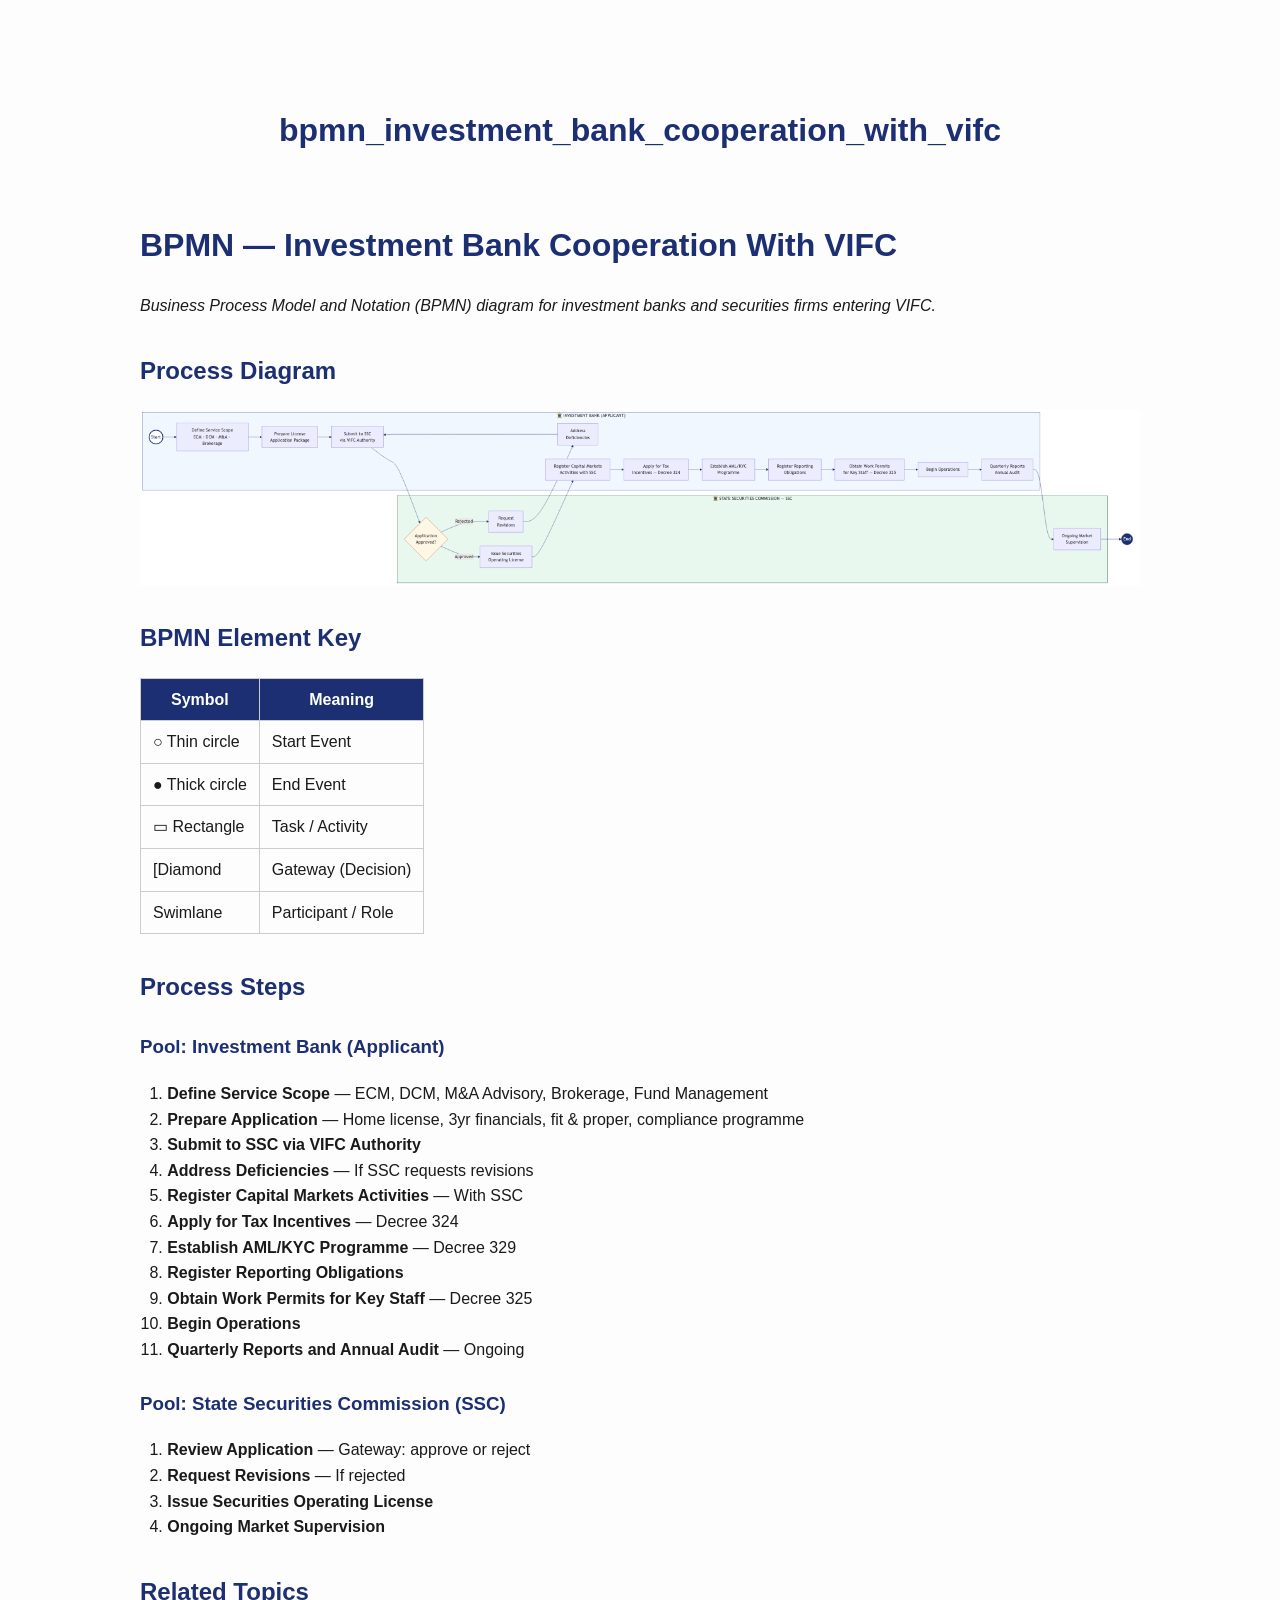
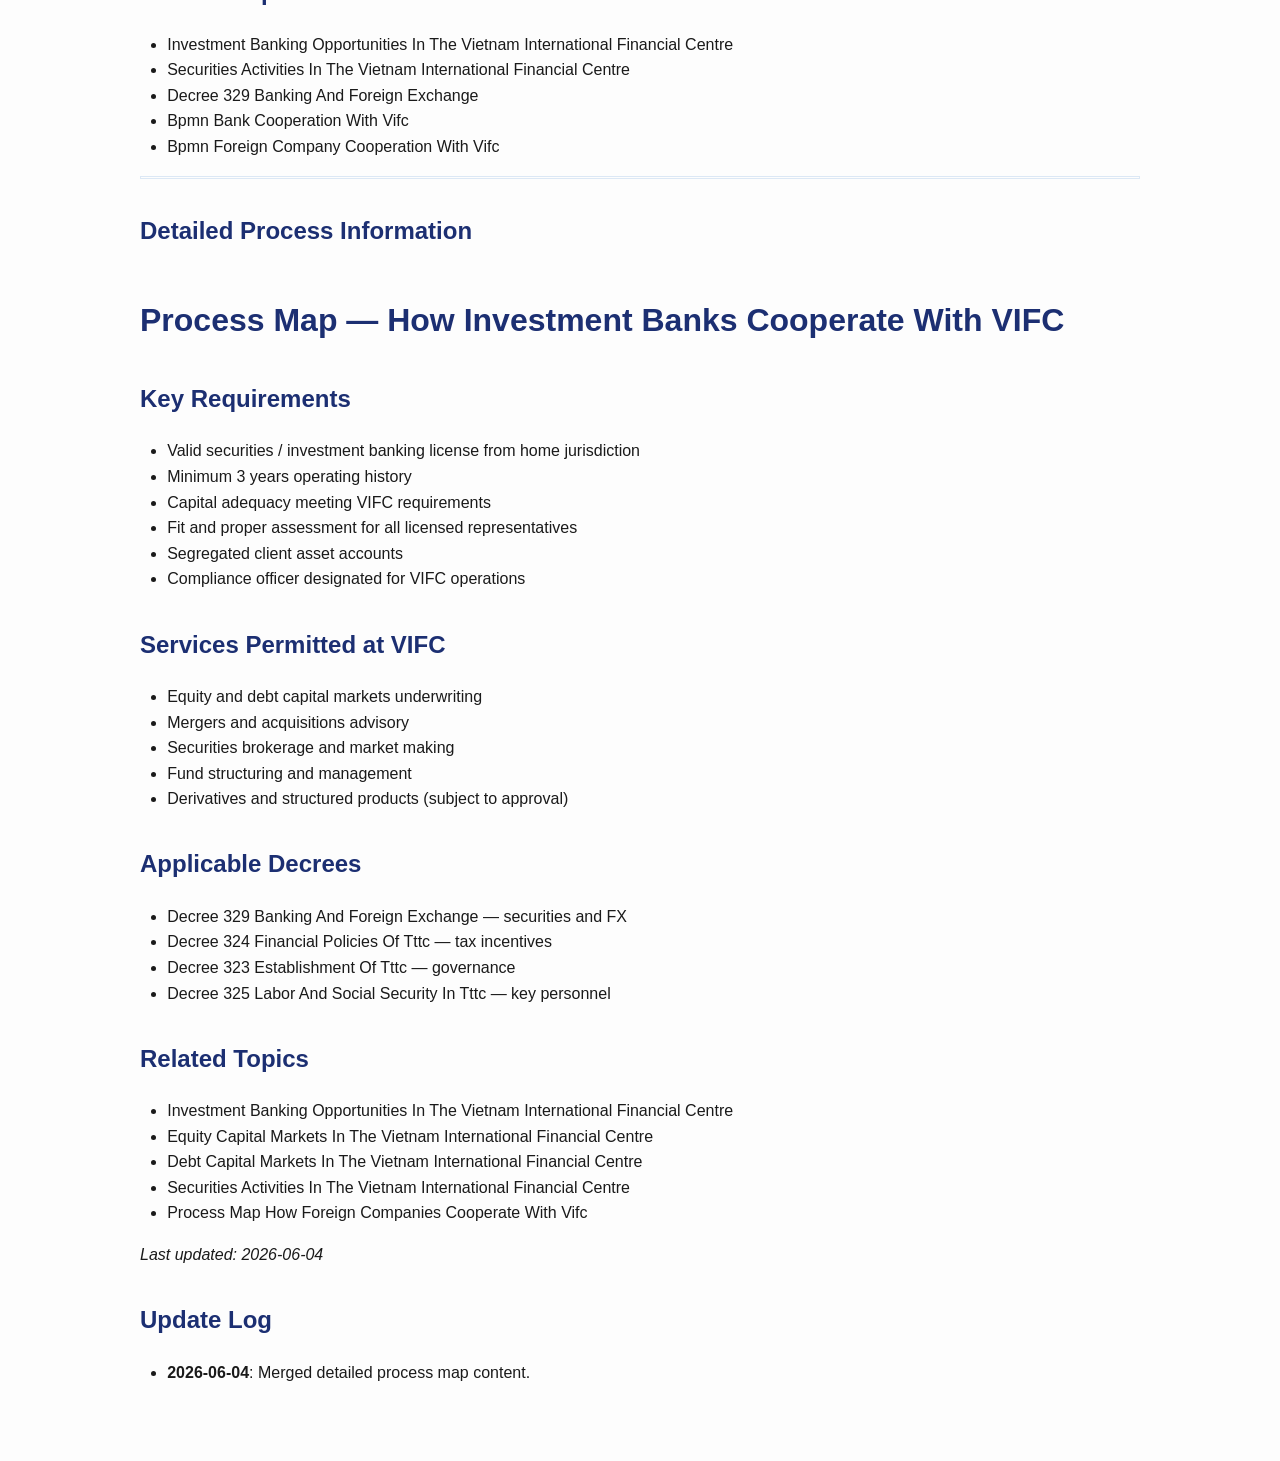
<file: word_exports/bpmn_investment_bank_cooperation_with_vifc.html>
<!DOCTYPE html>
<html xmlns="http://www.w3.org/1999/xhtml">
<head>
  <meta charset="utf-8" />
  <meta name="generator" content="pandoc" />
  <meta name="viewport" content="width=device-width, initial-scale=1.0, user-scalable=yes" />
  <title>bpmn_investment_bank_cooperation_with_vifc</title>
  <style>

html {
color: #1a1a1a;
background-color: #fdfdfd;
}
body {
margin: 0 auto;
max-width: 36em;
padding-left: 50px;
padding-right: 50px;
padding-top: 50px;
padding-bottom: 50px;
hyphens: auto;
overflow-wrap: break-word;
text-rendering: optimizeLegibility;
font-kerning: normal;
}
@media (max-width: 600px) {
body {
font-size: 0.9em;
padding: 12px;
}
h1 {
font-size: 1.8em;
}
}
@media print {
html {
background-color: white;
}
body {
background-color: transparent;
color: black;
font-size: 12pt;
}
p, h2, h3 {
orphans: 3;
widows: 3;
}
h2, h3, h4 {
page-break-after: avoid;
}
}
p {
margin: 1em 0;
}
a {
color: #1a1a1a;
}
a:visited {
color: #1a1a1a;
}
img {
max-width: 100%;
}
svg {
height: auto;
max-width: 100%;
}
h1, h2, h3, h4, h5, h6 {
margin-top: 1.4em;
}
h5, h6 {
font-size: 1em;
font-style: italic;
}
h6 {
font-weight: normal;
}
ol, ul {
padding-left: 1.7em;
margin-top: 1em;
}
li > ol, li > ul {
margin-top: 0;
}
blockquote {
margin: 1em 0 1em 1.7em;
padding-left: 1em;
border-left: 2px solid #e6e6e6;
color: #606060;
}
code {
white-space: pre-wrap;
font-family: Menlo, Monaco, Consolas, 'Lucida Console', monospace;
font-size: 85%;
margin: 0;
hyphens: manual;
}
pre {
margin: 1em 0;
overflow: auto;
}
pre code {
padding: 0;
overflow: visible;
overflow-wrap: normal;
}
.sourceCode {
background-color: transparent;
overflow: visible;
}
hr {
border: none;
border-top: 1px solid #1a1a1a;
height: 1px;
margin: 1em 0;
}
table {
margin: 1em 0;
border-collapse: collapse;
width: 100%;
overflow-x: auto;
display: block;
font-variant-numeric: lining-nums tabular-nums;
}
table caption {
margin-bottom: 0.75em;
}
tbody {
margin-top: 0.5em;
border-top: 1px solid #1a1a1a;
border-bottom: 1px solid #1a1a1a;
}
th {
border-top: 1px solid #1a1a1a;
padding: 0.25em 0.5em 0.25em 0.5em;
}
td {
padding: 0.125em 0.5em 0.25em 0.5em;
}
header {
margin-bottom: 4em;
text-align: center;
}
#TOC li {
list-style: none;
}
#TOC ul {
padding-left: 1.3em;
}
#TOC > ul {
padding-left: 0;
}
#TOC a:not(:hover) {
text-decoration: none;
}
span.smallcaps{font-variant: small-caps;}
div.columns{display: flex; gap: min(4vw, 1.5em);}
div.column{flex: auto; overflow-x: auto;}
div.hanging-indent{margin-left: 1.5em; text-indent: -1.5em;}

ul.task-list[class]{list-style: none;}
ul.task-list li input[type="checkbox"] {
font-size: inherit;
width: 0.8em;
margin: 0 0.8em 0.2em -1.6em;
vertical-align: middle;
}
.display.math{display: block; text-align: center; margin: 0.5rem auto;}
</style>
  <style>body{font-family:Arial,sans-serif;max-width:1000px;margin:40px auto;padding:20px;line-height:1.6;}img{max-width:100%;}table{border-collapse:collapse;width:100%;margin:16px 0;}td,th{border:1px solid #ccc;padding:8px 12px;}th{background:#1c2f72;color:white;}h1,h2,h3{color:#1c2f72;}hr{border:1px solid #dce8f5;}</style>
</head>
<body>
<header id="title-block-header">
<h1 class="title">bpmn_investment_bank_cooperation_with_vifc</h1>
</header>
<h1 id="bpmn-investment-bank-cooperation-with-vifc">BPMN — Investment
Bank Cooperation With VIFC</h1>
<p><em>Business Process Model and Notation (BPMN) diagram for investment
banks and securities firms entering VIFC.</em></p>
<h2 id="process-diagram">Process Diagram</h2>
<p><img role="img" src="[data-uri]" style="max-width:100%;height:auto;display:block;margin:20px 0;"></p>
<h2 id="bpmn-element-key">BPMN Element Key</h2>
<table>
<thead>
<tr>
<th>Symbol</th>
<th>Meaning</th>
</tr>
</thead>
<tbody>
<tr>
<td>○ Thin circle</td>
<td>Start Event</td>
</tr>
<tr>
<td>● Thick circle</td>
<td>End Event</td>
</tr>
<tr>
<td>▭ Rectangle</td>
<td>Task / Activity</td>
</tr>
<tr>
<td>[Diamond</td>
<td>Gateway (Decision)</td>
</tr>
<tr>
<td>Swimlane</td>
<td>Participant / Role</td>
</tr>
</tbody>
</table>
<h2 id="process-steps">Process Steps</h2>
<h3 id="pool-investment-bank-applicant">Pool: Investment Bank
(Applicant)</h3>
<ol type="1">
<li><strong>Define Service Scope</strong> — ECM, DCM, M&amp;A Advisory,
Brokerage, Fund Management</li>
<li><strong>Prepare Application</strong> — Home license, 3yr financials,
fit &amp; proper, compliance programme</li>
<li><strong>Submit to SSC via VIFC Authority</strong></li>
<li><strong>Address Deficiencies</strong> — If SSC requests
revisions</li>
<li><strong>Register Capital Markets Activities</strong> — With SSC</li>
<li><strong>Apply for Tax Incentives</strong> — Decree 324</li>
<li><strong>Establish AML/KYC Programme</strong> — Decree 329</li>
<li><strong>Register Reporting Obligations</strong></li>
<li><strong>Obtain Work Permits for Key Staff</strong> — Decree 325</li>
<li><strong>Begin Operations</strong></li>
<li><strong>Quarterly Reports and Annual Audit</strong> — Ongoing</li>
</ol>
<h3 id="pool-state-securities-commission-ssc">Pool: State Securities
Commission (SSC)</h3>
<ol type="1">
<li><strong>Review Application</strong> — Gateway: approve or
reject</li>
<li><strong>Request Revisions</strong> — If rejected</li>
<li><strong>Issue Securities Operating License</strong></li>
<li><strong>Ongoing Market Supervision</strong></li>
</ol>
<h2 id="related-topics">Related Topics</h2>
<ul>
<li>Investment Banking Opportunities In The Vietnam International
Financial Centre</li>
<li>Securities Activities In The Vietnam International Financial
Centre</li>
<li>Decree 329 Banking And Foreign Exchange</li>
<li>Bpmn Bank Cooperation With Vifc</li>
<li>Bpmn Foreign Company Cooperation With Vifc</li>
</ul>
<hr />
<h2 id="detailed-process-information">Detailed Process Information</h2>
<h1 id="process-map-how-investment-banks-cooperate-with-vifc">Process
Map — How Investment Banks Cooperate With VIFC</h1>
<h2 id="key-requirements">Key Requirements</h2>
<ul>
<li>Valid securities / investment banking license from home
jurisdiction</li>
<li>Minimum 3 years operating history</li>
<li>Capital adequacy meeting VIFC requirements</li>
<li>Fit and proper assessment for all licensed representatives</li>
<li>Segregated client asset accounts</li>
<li>Compliance officer designated for VIFC operations</li>
</ul>
<h2 id="services-permitted-at-vifc">Services Permitted at VIFC</h2>
<ul>
<li>Equity and debt capital markets underwriting</li>
<li>Mergers and acquisitions advisory</li>
<li>Securities brokerage and market making</li>
<li>Fund structuring and management</li>
<li>Derivatives and structured products (subject to approval)</li>
</ul>
<h2 id="applicable-decrees">Applicable Decrees</h2>
<ul>
<li>Decree 329 Banking And Foreign Exchange — securities and FX</li>
<li>Decree 324 Financial Policies Of Tttc — tax incentives</li>
<li>Decree 323 Establishment Of Tttc — governance</li>
<li>Decree 325 Labor And Social Security In Tttc — key personnel</li>
</ul>
<h2 id="related-topics-1">Related Topics</h2>
<ul>
<li>Investment Banking Opportunities In The Vietnam International
Financial Centre</li>
<li>Equity Capital Markets In The Vietnam International Financial
Centre</li>
<li>Debt Capital Markets In The Vietnam International Financial
Centre</li>
<li>Securities Activities In The Vietnam International Financial
Centre</li>
<li>Process Map How Foreign Companies Cooperate With Vifc</li>
</ul>
<p><em>Last updated: 2026-06-04</em></p>
<h2 id="update-log">Update Log</h2>
<ul>
<li><strong>2026-06-04</strong>: Merged detailed process map
content.</li>
</ul>
</body>
</html>
</file>
